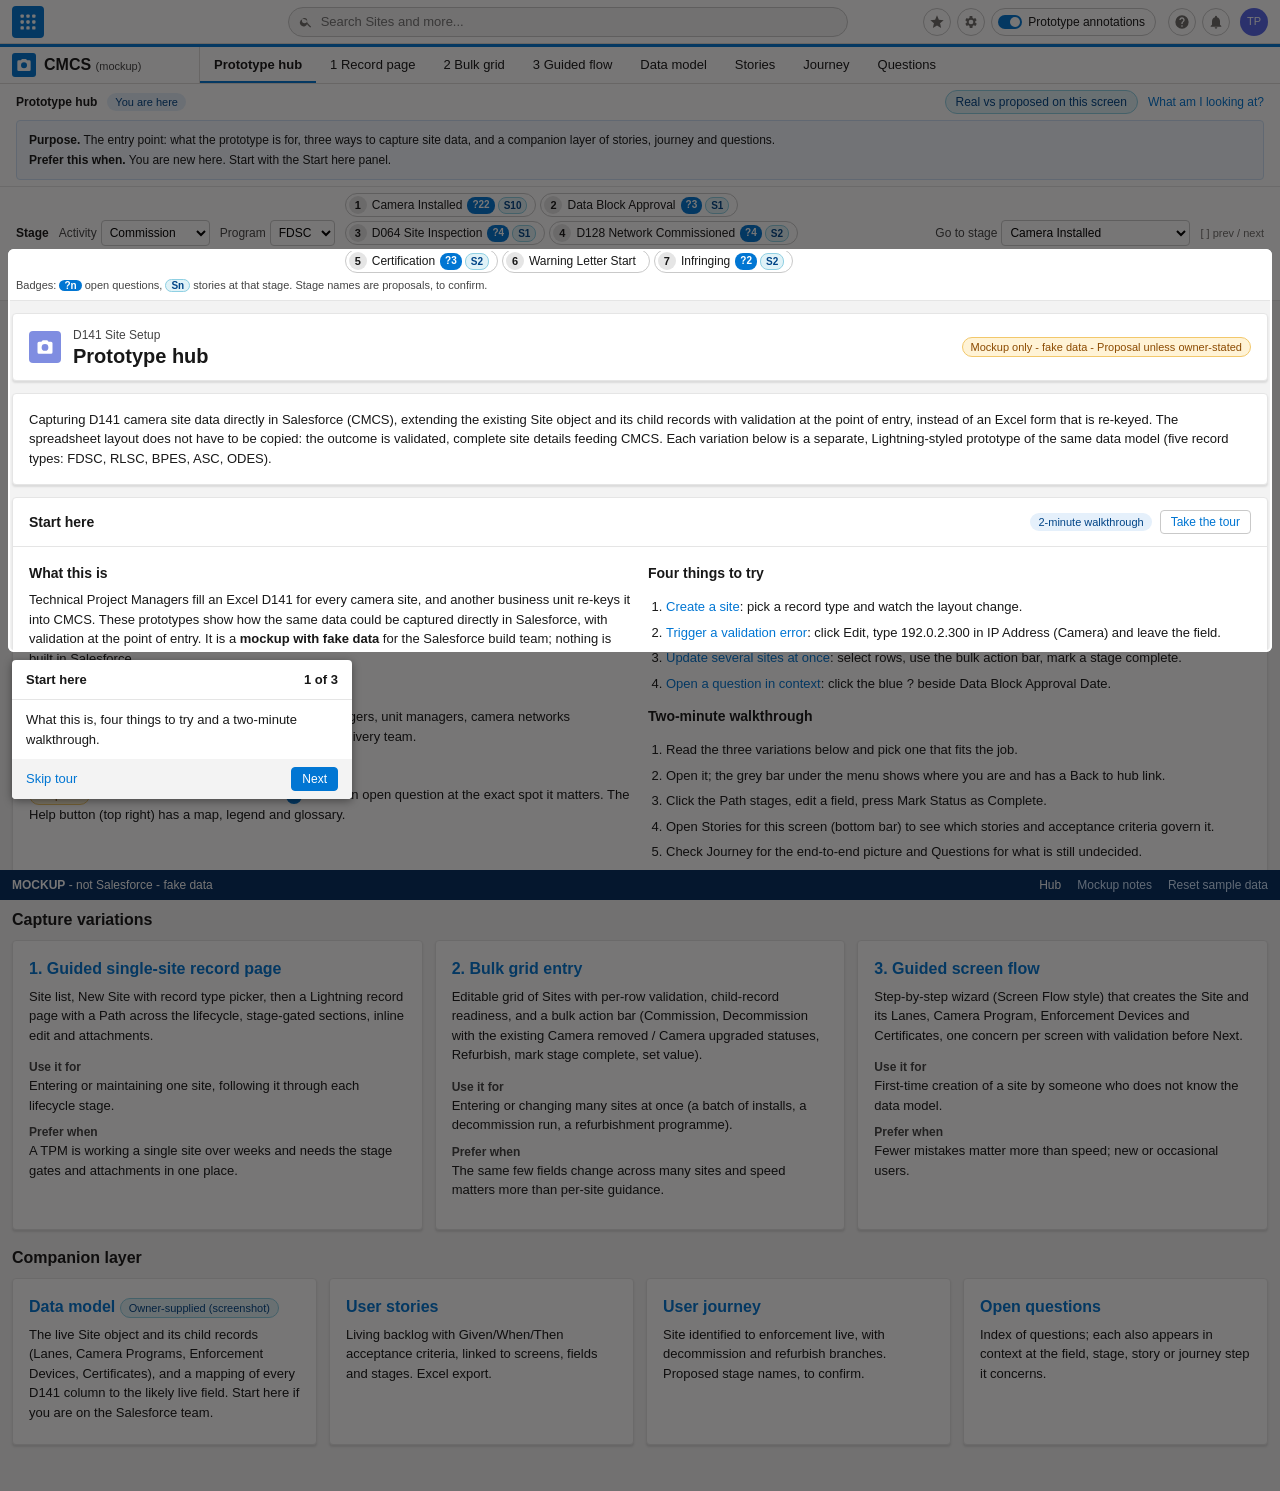
<file: index.html>
<!doctype html>
<html lang="en-AU"><head><meta charset="utf-8"><meta name="viewport" content="width=device-width,initial-scale=1">
<title>D141 Site Setup - Prototype Hub</title>
<link rel="stylesheet" href="shared/sf.css">
</head><body>
<div id="top"></div>
<main class="page">
  <div class="pagehead"><span class="objicon" id="hubicon"></span><div style="flex:1"><div class="sub">D141 Site Setup</div><h1>Prototype hub</h1></div><span class="badge badge--proposal">Mockup only - fake data - Proposal unless owner-stated</span></div>
  <div class="card"><div class="card__body">
    <p>Capturing D141 camera site data directly in Salesforce (CMCS), extending the existing Site object and its child records with validation at the point of entry, instead of an Excel form that is re-keyed. The spreadsheet layout does not have to be copied: the outcome is validated, complete site details feeding CMCS. Each variation below is a separate, Lightning-styled prototype of the same data model (five record types: FDSC, RLSC, BPES, ASC, ODES).</p>
  </div></div>
  <div class="card" id="starthere"><div class="card__head"><h2>Start here</h2><span class="badge badge--cur">2-minute walkthrough</span><button class="btn btn--sm" id="tourBtn">Take the tour</button></div><div class="card__body start">
    <div><h3 style="font-size:14px;margin-bottom:6px">What this is</h3><p>Technical Project Managers fill an Excel D141 for every camera site, and another business unit re-keys it into CMCS. These prototypes show how the same data could be captured directly in Salesforce, with validation at the point of entry. It is a <strong>mockup with fake data</strong> for the Salesforce build team; nothing is built in Salesforce.</p>
      <h3 style="font-size:14px;margin:12px 0 6px">Who it is for</h3><p>The program owner (to decide), Technical Project Managers, unit managers, camera networks engineers, CMCS data stewards, and the Salesforce delivery team.</p>
      <h3 style="font-size:14px;margin:12px 0 6px">How to read it</h3><p><span class="badge badge--proposal">Proposal</span> means the owner did not state it. <span class="qb" style="margin:0">?</span> marks an open question at the exact spot it matters. The Help button (top right) has a map, legend and glossary.</p></div>
    <div><h3 style="font-size:14px;margin-bottom:6px">Four things to try</h3><ol>
      <li><a href="v1-record-page/index.html#/sites?new=1">Create a site</a>: pick a record type and watch the layout change.</li>
      <li><a href="v1-record-page/index.html#/site/s1?stage=d128&field=ipCam">Trigger a validation error</a>: click Edit, type 192.0.2.300 in IP Address (Camera) and leave the field.</li>
      <li><a href="v2-bulk-grid/index.html?stage=d128">Update several sites at once</a>: select rows, use the bulk action bar, mark a stage complete.</li>
      <li><a href="v1-record-page/index.html#/site/s1?stage=dba&field=dDBA&q=Q-003">Open a question in context</a>: click the blue ? beside Data Block Approval Date.</li></ol>
      <h3 style="font-size:14px;margin:12px 0 6px">Two-minute walkthrough</h3><ol>
      <li>Read the three variations below and pick one that fits the job.</li>
      <li>Open it; the grey bar under the menu shows where you are and has a Back to hub link.</li>
      <li>Click the Path stages, edit a field, press Mark Status as Complete.</li>
      <li>Open Stories for this screen (bottom bar) to see which stories and acceptance criteria govern it.</li>
      <li>Check Journey for the end-to-end picture and Questions for what is still undecided.</li></ol></div></div></div>
  <h2 style="margin:16px 0 8px;font-size:16px" id="variations">Capture variations</h2>
  <div class="tiles" id="vtiles">
    <a class="tile" href="v1-record-page/index.html"><h3>1. Guided single-site record page</h3>
      <p>Site list, New Site with record type picker, then a Lightning record page with a Path across the lifecycle, stage-gated sections, inline edit and attachments.</p>
      <dl><dt>Use it for</dt><dd>Entering or maintaining one site, following it through each lifecycle stage.</dd><dt>Prefer when</dt><dd>A TPM is working a single site over weeks and needs the stage gates and attachments in one place.</dd></dl></a>
    <a class="tile" href="v2-bulk-grid/index.html"><h3>2. Bulk grid entry</h3>
      <p>Editable grid of Sites with per-row validation, child-record readiness, and a bulk action bar (Commission, Decommission with the existing Camera removed / Camera upgraded statuses, Refurbish, mark stage complete, set value).</p>
      <dl><dt>Use it for</dt><dd>Entering or changing many sites at once (a batch of installs, a decommission run, a refurbishment programme).</dd><dt>Prefer when</dt><dd>The same few fields change across many sites and speed matters more than per-site guidance.</dd></dl></a>
    <a class="tile" href="v3-guided-flow/index.html"><h3>3. Guided screen flow</h3>
      <p>Step-by-step wizard (Screen Flow style) that creates the Site and its Lanes, Camera Program, Enforcement Devices and Certificates, one concern per screen with validation before Next.</p>
      <dl><dt>Use it for</dt><dd>First-time creation of a site by someone who does not know the data model.</dd><dt>Prefer when</dt><dd>Fewer mistakes matter more than speed; new or occasional users.</dd></dl></a>
  </div>
  <h2 style="margin:16px 0 8px;font-size:16px">Companion layer</h2>
  <div class="tiles">
    <a class="tile" href="model/index.html"><h3>Data model <span class="badge badge--screen">Owner-supplied (screenshot)</span></h3><p>The live Site object and its child records (Lanes, Camera Programs, Enforcement Devices, Certificates), and a mapping of every D141 column to the likely live field. Start here if you are on the Salesforce team.</p></a>
    <a class="tile" href="backlog/index.html"><h3>User stories</h3><p>Living backlog with Given/When/Then acceptance criteria, linked to screens, fields and stages. Excel export.</p></a>
    <a class="tile" href="journey/index.html"><h3>User journey</h3><p>Site identified to enforcement live, with decommission and refurbish branches. Proposed stage names, to confirm.</p></a>
    <a class="tile" href="questions/index.html"><h3>Open questions</h3><p>Index of questions; each also appears in context at the field, stage, story or journey step it concerns.</p></a>
  </div>
</main>
<script src="shared/data.js"></script><script src="shared/core.js"></script><script src="shared/backlog.js"></script><script src="shared/stagenav.js"></script>
<script>
document.getElementById('top').innerHTML = Core.chrome({active:'hub',tabs:[{id:'hub',label:'Prototype hub',href:'index.html'},{id:'v1',label:'1 Record page',href:'v1-record-page/index.html'},{id:'v2',label:'2 Bulk grid',href:'v2-bulk-grid/index.html'},{id:'v3',label:'3 Guided flow',href:'v3-guided-flow/index.html'},{id:'model',label:'Data model',href:'model/index.html'},{id:'st',label:'Stories',href:'backlog/index.html'},{id:'jr',label:'Journey',href:'journey/index.html'},{id:'q',label:'Questions',href:'questions/index.html'}]});
document.getElementById('hubicon').innerHTML = Core.icon('camera','',18);
Core.footer({variation:'Hub',id:'hub',hub:'index.html',note:'Hub of prototype variations. All are proposals.',tourAuto:true,
  here:{crumbs:[['Prototype hub']],what:'The entry point: what the prototype is for, three ways to capture site data, and a companion layer of stories, journey and questions.',prefer:'You are new here. Start with the Start here panel.'},
  tour:[{sel:'#starthere',title:'Start here',text:'What this is, four things to try and a two-minute walkthrough.'},{sel:'#vtiles',title:'Three variations',text:'Each tile says what it is for and when to prefer it. Open one.'},{sel:'#helpBtn',title:'Help any time',text:'The Help button on every page opens a map, a legend for the badges and a glossary.'}]});
document.getElementById('tourBtn').onclick=()=>Core.startTour(true);
</script>
</body></html>
</file>
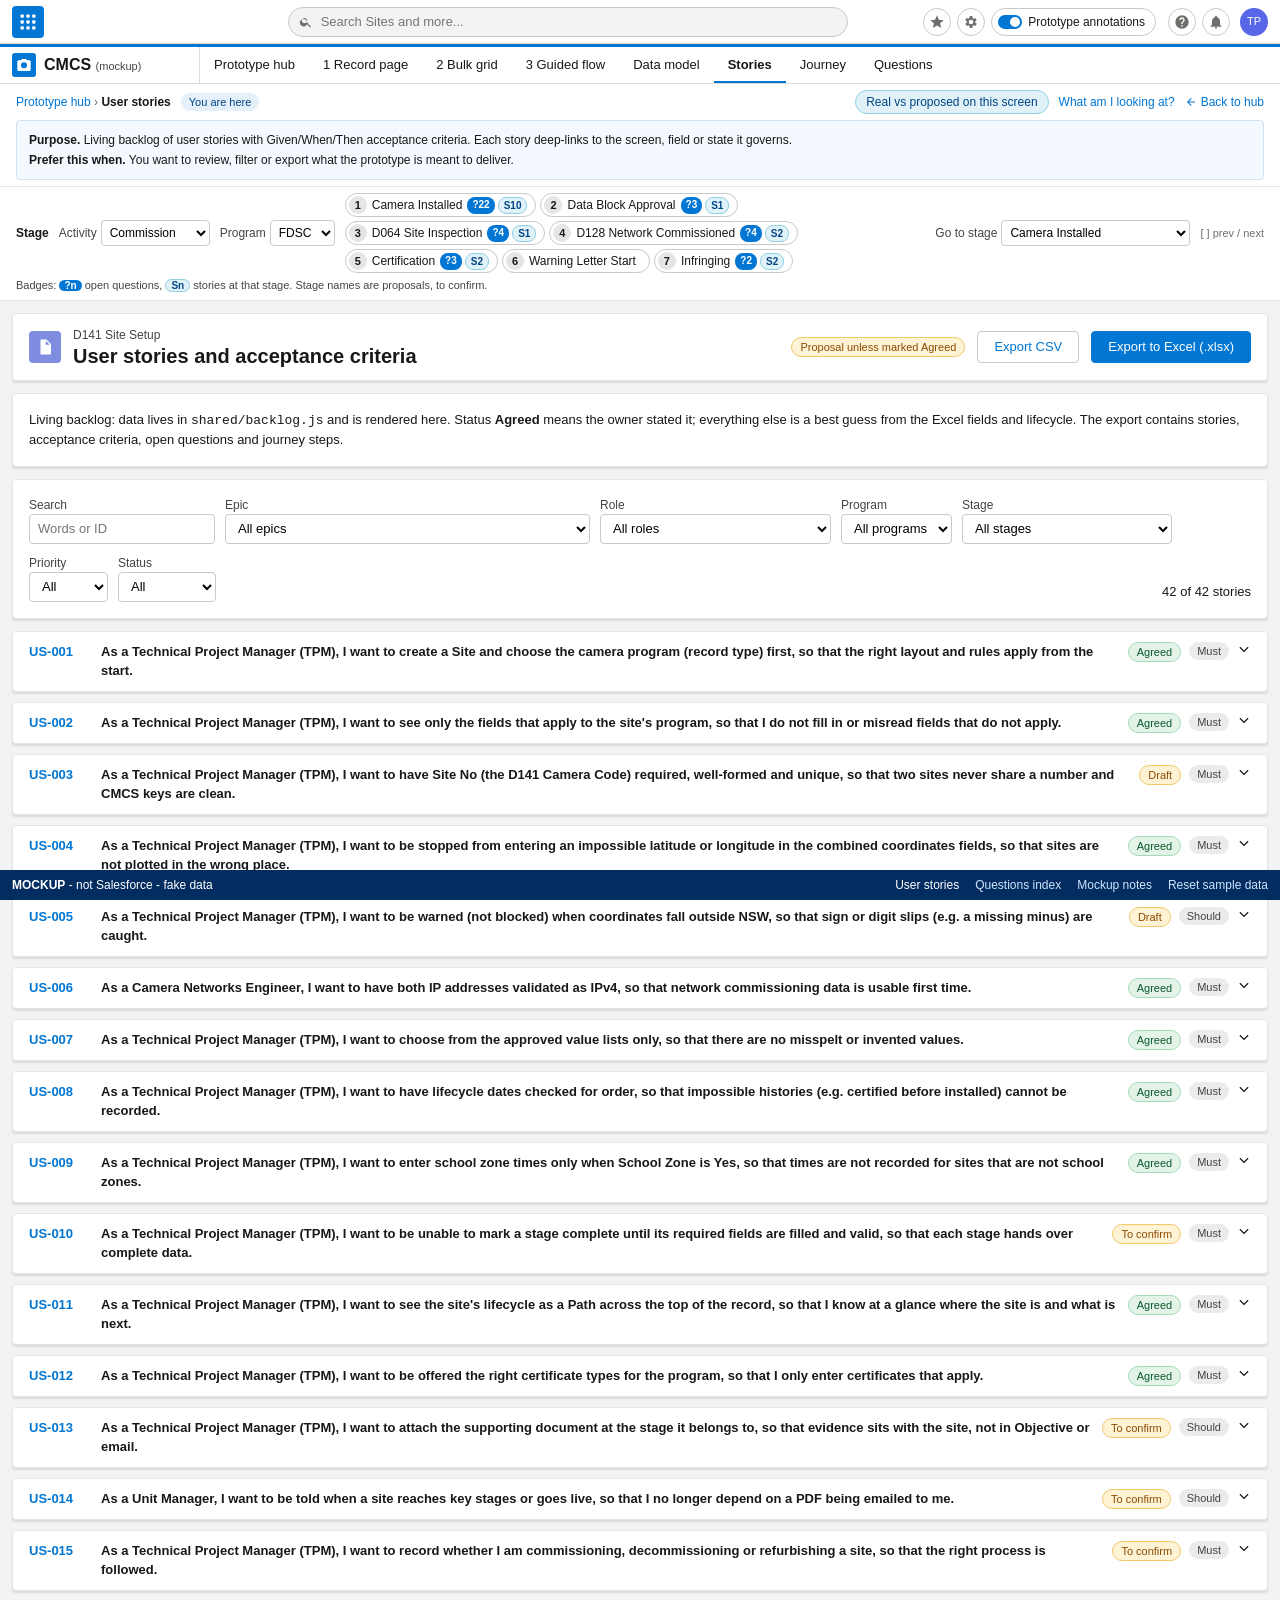
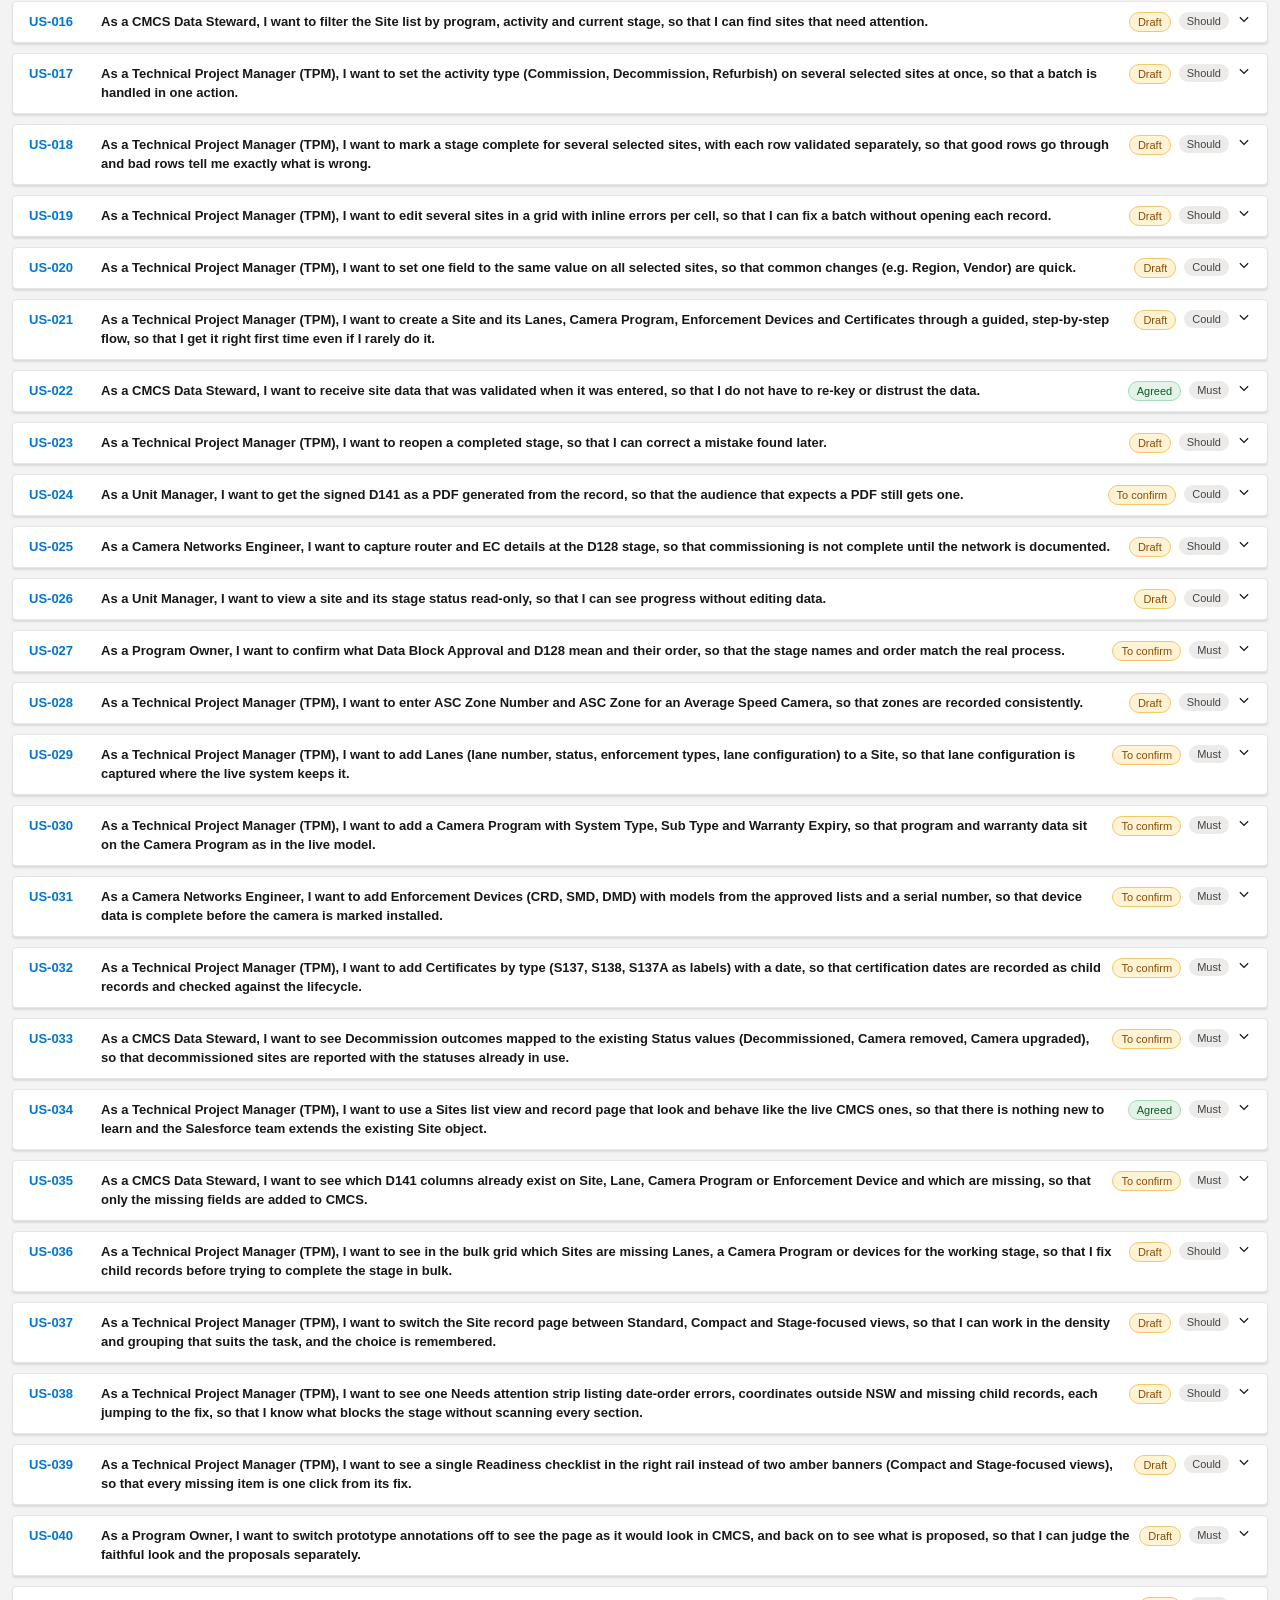
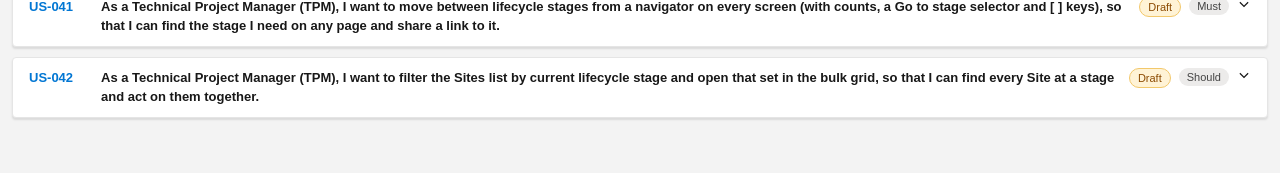
<file: backlog/index.html>
<!doctype html>
<html lang="en-AU"><head><meta charset="utf-8"><meta name="viewport" content="width=device-width,initial-scale=1">
<title>User stories - D141 Site Setup</title>
<link rel="stylesheet" href="../shared/sf.css"><link rel="stylesheet" href="backlog.css">
</head><body>
<div id="top"></div>
<main class="page" id="main">
  <div class="pagehead"><span class="objicon" id="oi"></span><div style="flex:1"><div class="sub">D141 Site Setup</div><h1>User stories and acceptance criteria</h1></div><span class="badge badge--proposal">Proposal unless marked Agreed</span><button class="btn" id="csv">Export CSV</button><button class="btn btn--brand" id="xlsx">Export to Excel (.xlsx)</button></div>
  <div class="card"><div class="card__body"><span class="sel-note">Living backlog: data lives in <code>shared/backlog.js</code> and is rendered here. Status <strong>Agreed</strong> means the owner stated it; everything else is a best guess from the Excel fields and lifecycle. The export contains stories, acceptance criteria, open questions and journey steps.</span></div></div>
  <div class="card"><div class="card__body filters" id="filters"></div></div>
  <div id="list"></div>
</main>
<script src="../shared/data.js"></script><script src="../shared/core.js"></script><script src="../shared/backlog.js"></script><script src="../shared/stagenav.js"></script><script src="../shared/companion.js"></script><script src="../shared/model.js"></script><script src="../shared/xlsx.js"></script><script src="../shared/pages.js"></script>
<script src="app.js"></script>
</body></html>
</file>
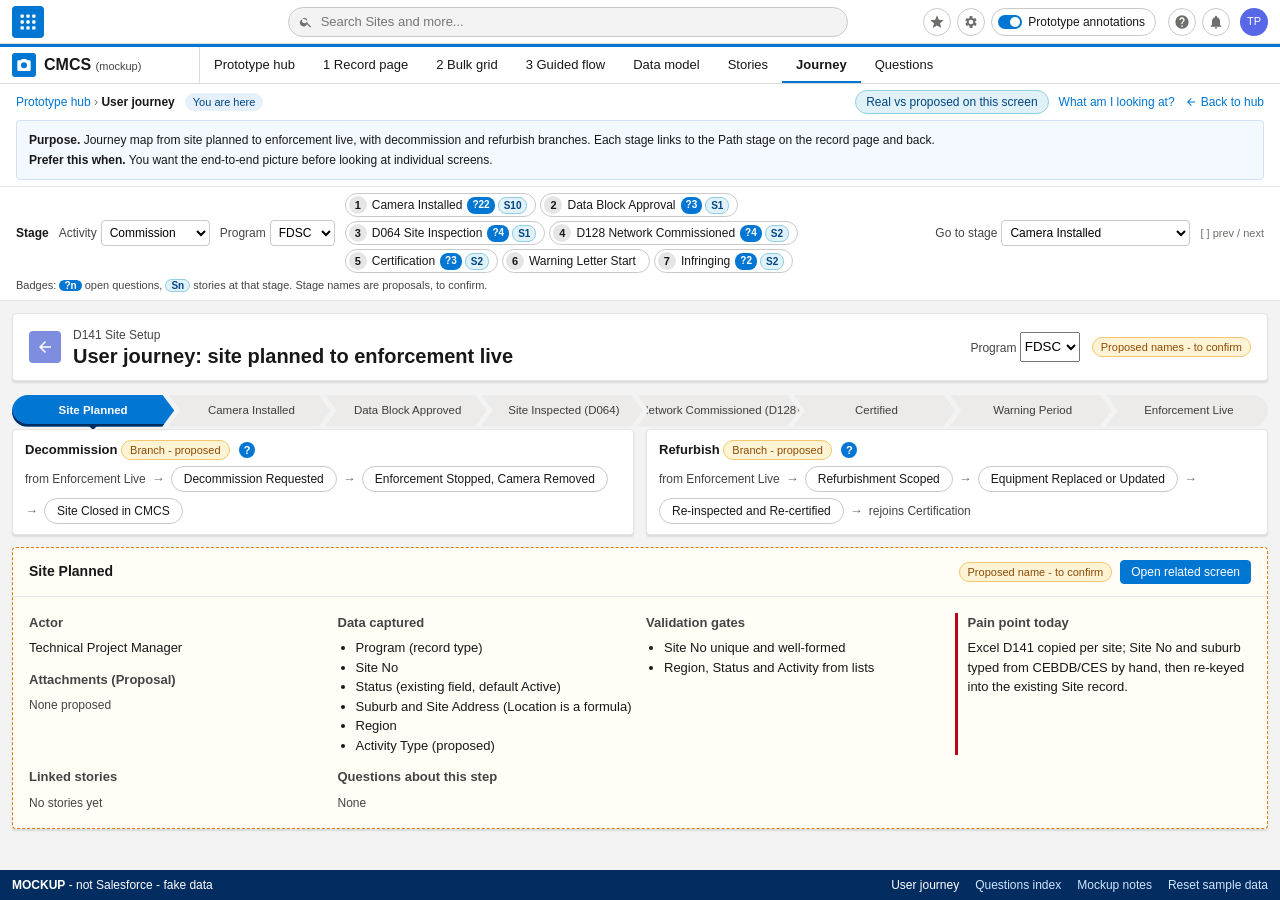
<file: journey/index.html>
<!doctype html>
<html lang="en-AU"><head><meta charset="utf-8"><meta name="viewport" content="width=device-width,initial-scale=1">
<title>User journey - D141 Site Setup</title>
<link rel="stylesheet" href="../shared/sf.css"><link rel="stylesheet" href="../v1-record-page/v1.css"><link rel="stylesheet" href="journey.css">
</head><body>
<div id="top"></div>
<main class="page" id="main">
  <div class="pagehead"><span class="objicon" id="oi"></span><div style="flex:1"><div class="sub">D141 Site Setup</div><h1>User journey: site planned to enforcement live</h1></div><label class="sel-note" style="color:#444">Program <select id="jrt" style="height:30px"></select></label><span class="badge badge--proposal">Proposed names - to confirm</span></div>
  <div class="pathrow"><div class="path"><ul class="path__nav" id="jpath"></ul></div></div>
  <div class="branches" id="branches"></div>
  <div id="detail"></div>
</main>
<script src="../shared/data.js"></script><script src="../shared/core.js"></script><script src="../shared/backlog.js"></script><script src="../shared/stagenav.js"></script><script src="../shared/companion.js"></script><script src="../shared/pages.js"></script>
<script src="app.js"></script>
</body></html>
</file>
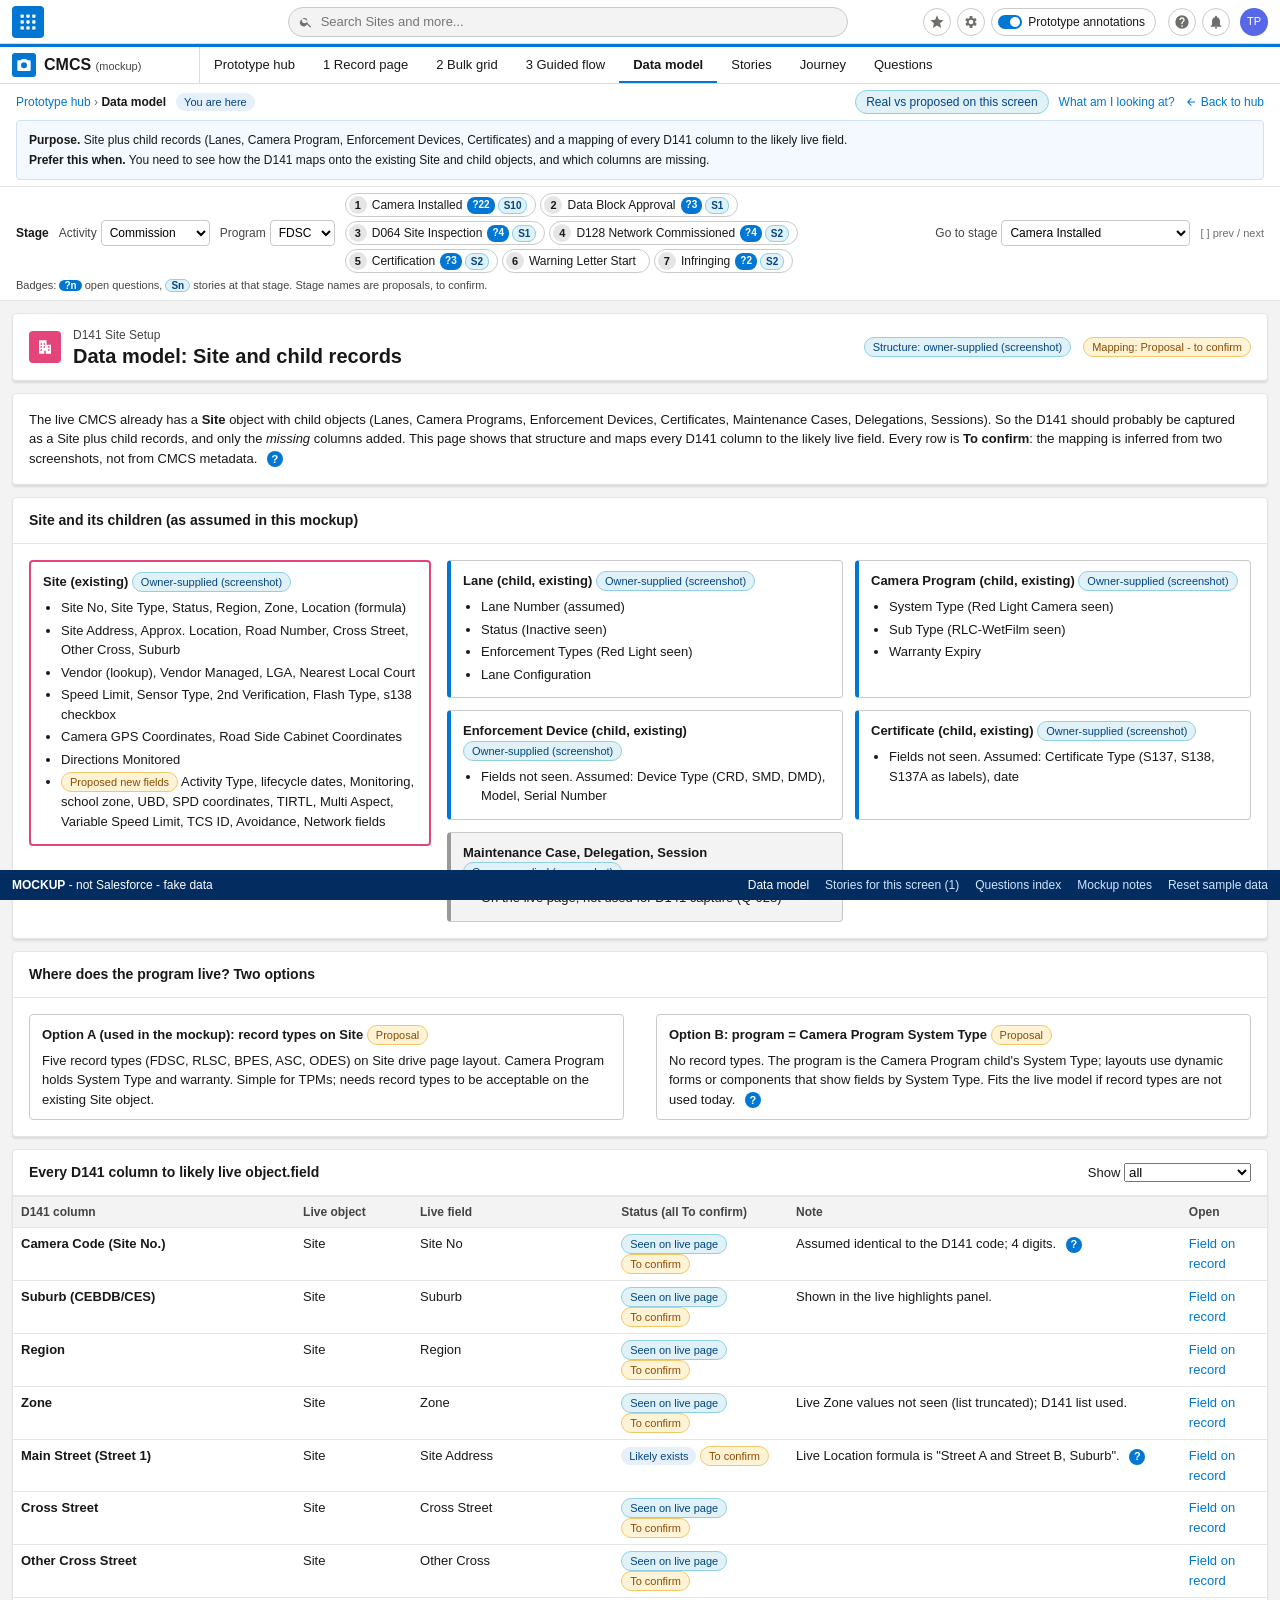
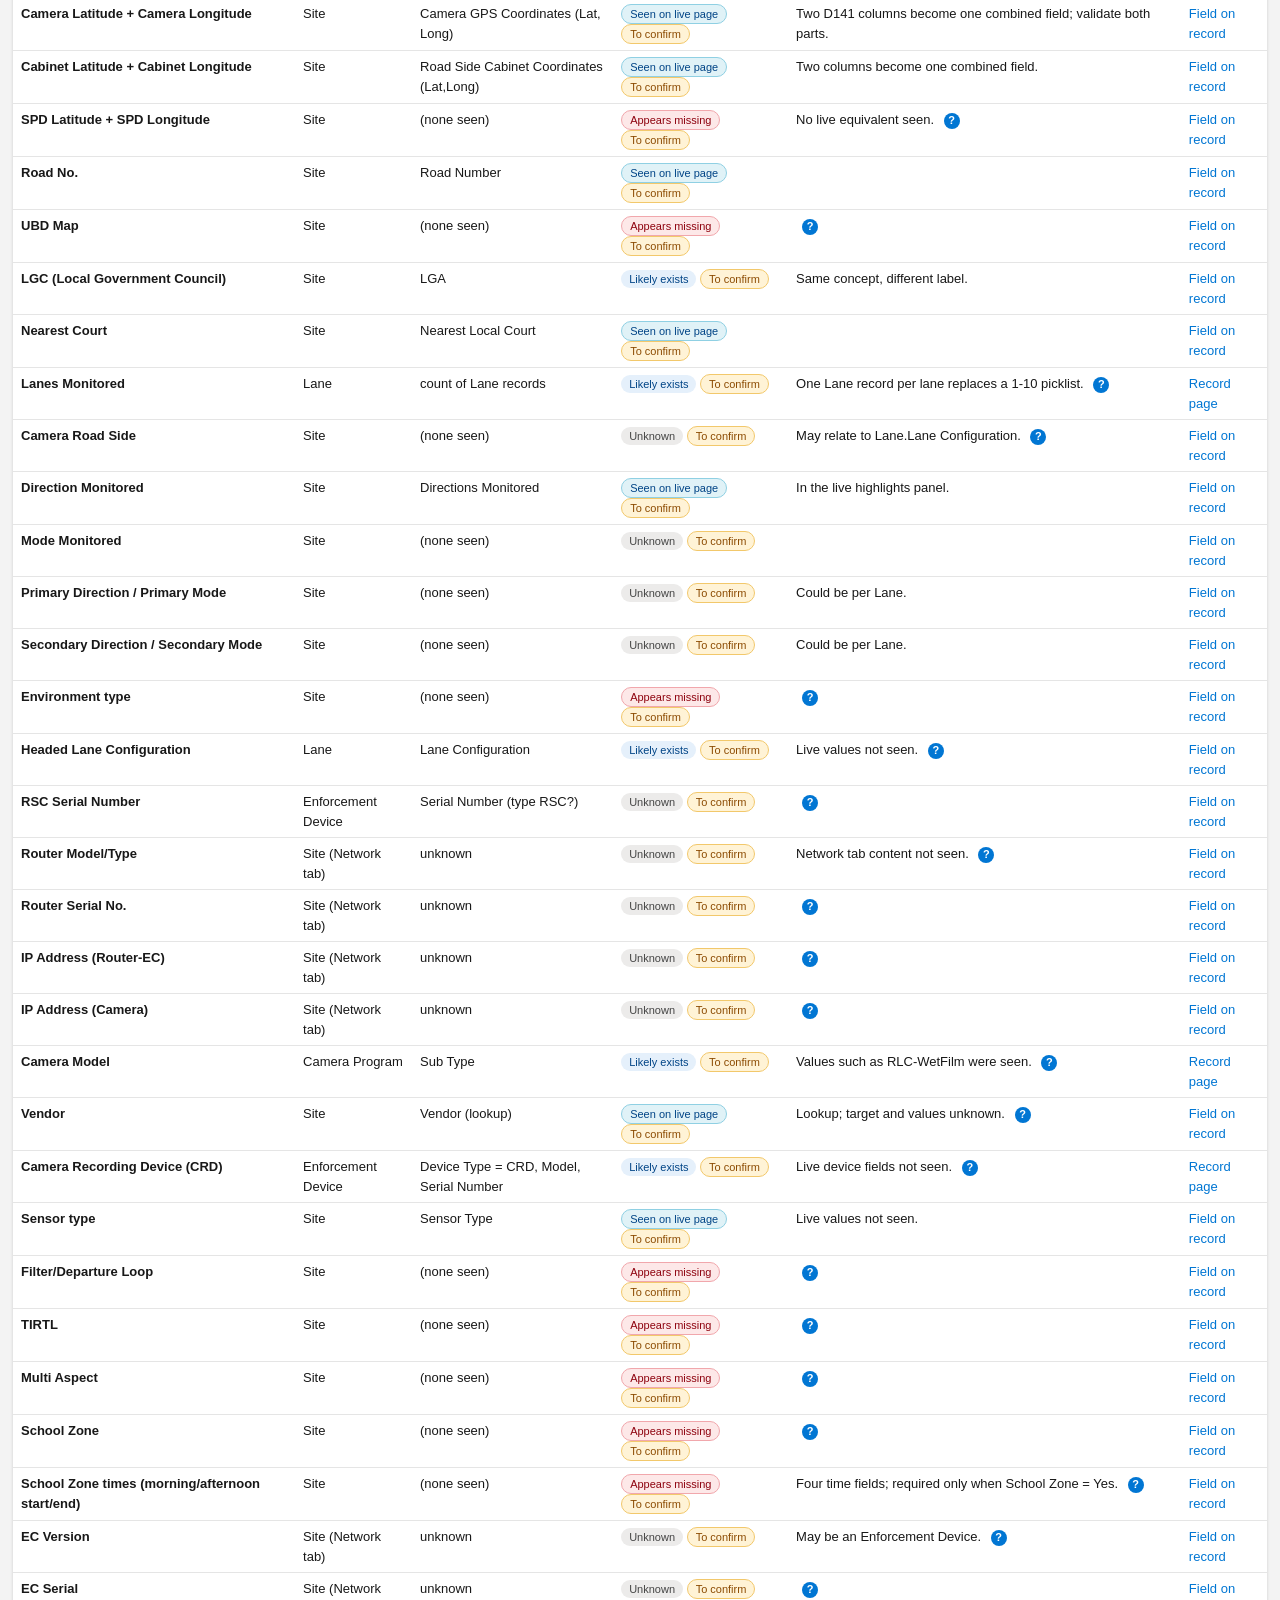
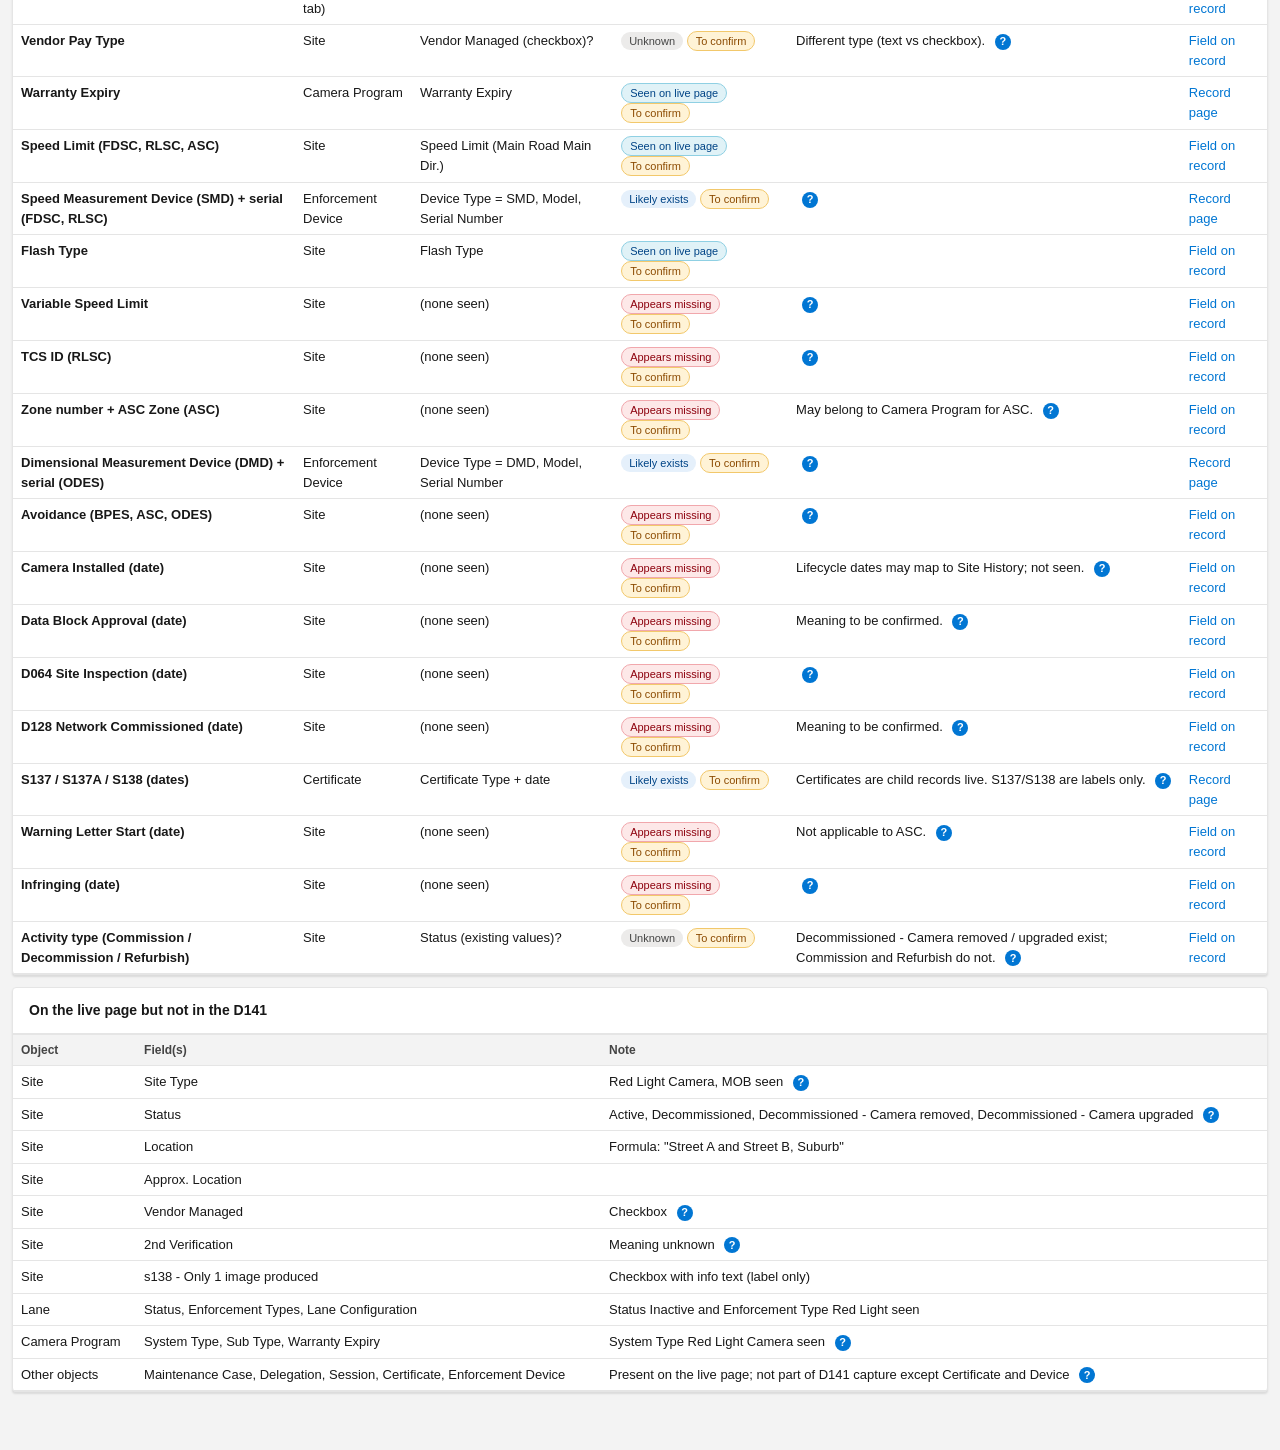
<file: model/index.html>
<!doctype html>
<html lang="en-AU"><head><meta charset="utf-8"><meta name="viewport" content="width=device-width,initial-scale=1">
<title>Data model - D141 Site Setup</title>
<link rel="stylesheet" href="../shared/sf.css"><link rel="stylesheet" href="model.css">
</head><body>
<div id="top"></div>
<main class="page" id="main">
  <div class="pagehead"><span class="objicon objicon--site" id="oi"></span><div style="flex:1"><div class="sub">D141 Site Setup</div><h1>Data model: Site and child records</h1></div><span class="badge badge--screen">Structure: owner-supplied (screenshot)</span><span class="badge badge--proposal">Mapping: Proposal - to confirm</span></div>
  <div class="card"><div class="card__body"><p>The live CMCS already has a <strong>Site</strong> object with child objects (Lanes, Camera Programs, Enforcement Devices, Certificates, Maintenance Cases, Delegations, Sessions). So the D141 should probably be captured as a Site plus child records, and only the <em>missing</em> columns added. This page shows that structure and maps every D141 column to the likely live field. Every row is <strong>To confirm</strong>: the mapping is inferred from two screenshots, not from CMCS metadata. <span id="qs"></span></p></div></div>
  <div class="card"><div class="card__head"><h2>Site and its children (as assumed in this mockup)</h2></div><div class="card__body"><div class="erd" id="erd"></div></div></div>
  <div class="card"><div class="card__head"><h2>Where does the program live? Two options</h2></div><div class="card__body grid2" id="opts"></div></div>
  <div class="card"><div class="card__head"><h2>Every D141 column to likely live object.field</h2><label class="sel-note">Show <select id="flt"><option value="">all</option><option value="seen">seen on live page</option><option value="likely">likely</option><option value="unknown">unknown</option><option value="missing">appears missing</option></select></label></div><table class="tbl" id="map"></table></div>
  <div class="card"><div class="card__head"><h2>On the live page but not in the D141</h2></div><table class="tbl" id="live"></table></div>
</main>
<script src="../shared/data.js"></script><script src="../shared/core.js"></script><script src="../shared/backlog.js"></script><script src="../shared/stagenav.js"></script><script src="../shared/companion.js"></script><script src="../shared/model.js"></script><script src="../shared/pages.js"></script>
<script>
(function () {
  pageShell('model', 'Data model', 'Site plus child records (Lanes, Camera Program, Enforcement Devices, Certificates) and a mapping of every D141 column to the likely live field.');
  document.getElementById('oi').innerHTML = Core.icon('building', '', 18);
  const esc = Core.esc, M = MODEL;
  document.getElementById('qs').innerHTML = Companion.qbadges({ model: 'all' });
  const box = (cls, title, tag, rows) => '<div class="ebox ' + cls + '"><h3>' + title + ' <span class="badge ' + (tag === 'Proposal' ? 'badge--proposal' : 'badge--screen') + '">' + tag + '</span></h3><ul>' + rows.map((r) => '<li>' + r + '</li>').join('') + '</ul></div>';
  const siteRows = ['Site No, Site Type, Status, Region, Zone, Location (formula)', 'Site Address, Approx. Location, Road Number, Cross Street, Other Cross, Suburb', 'Vendor (lookup), Vendor Managed, LGA, Nearest Local Court', 'Speed Limit, Sensor Type, 2nd Verification, Flash Type, s138 checkbox', 'Camera GPS Coordinates, Road Side Cabinet Coordinates', 'Directions Monitored'];
  document.getElementById('erd').innerHTML = '<div class="erd__site">' + box('site', 'Site (existing)', 'Owner-supplied (screenshot)', siteRows.concat(['<span class="badge badge--proposal">Proposed new fields</span> Activity Type, lifecycle dates, Monitoring, school zone, UBD, SPD coordinates, TIRTL, Multi Aspect, Variable Speed Limit, TCS ID, Avoidance, Network fields'])) + '</div><div class="erd__kids">' +
    box('kid', 'Lane (child, existing)', 'Owner-supplied (screenshot)', ['Lane Number (assumed)', 'Status (Inactive seen)', 'Enforcement Types (Red Light seen)', 'Lane Configuration']) +
    box('kid', 'Camera Program (child, existing)', 'Owner-supplied (screenshot)', ['System Type (Red Light Camera seen)', 'Sub Type (RLC-WetFilm seen)', 'Warranty Expiry']) +
    box('kid', 'Enforcement Device (child, existing)', 'Owner-supplied (screenshot)', ['Fields not seen. Assumed: Device Type (CRD, SMD, DMD), Model, Serial Number']) +
    box('kid', 'Certificate (child, existing)', 'Owner-supplied (screenshot)', ['Fields not seen. Assumed: Certificate Type (S137, S138, S137A as labels), date']) +
    box('kid grey', 'Maintenance Case, Delegation, Session', 'Owner-supplied (screenshot)', ['On the live page; not used for D141 capture (Q-028)']) + '</div>';
  document.getElementById('opts').innerHTML = '<div class="ebox"><h3>Option A (used in the mockup): record types on Site <span class="badge badge--proposal">Proposal</span></h3><p>Five record types (FDSC, RLSC, BPES, ASC, ODES) on Site drive page layout. Camera Program holds System Type and warranty. Simple for TPMs; needs record types to be acceptable on the existing Site object.</p></div><div class="ebox"><h3>Option B: program = Camera Program System Type <span class="badge badge--proposal">Proposal</span></h3><p>No record types. The program is the Camera Program child\'s System Type; layouts use dynamic forms or components that show fields by System Type. Fits the live model if record types are not used today. ' + Companion.qbadges({ screen: 'new' }) + '</p></div>';
  const lab = { seen: ['Seen on live page', 'badge--screen'], likely: ['Likely exists', 'badge--cur'], unknown: ['Unknown', ''], missing: ['Appears missing', 'badge--open'] };
  const flt = document.getElementById('flt');
  function map() {
    const rows = M.MAP.filter((r) => !flt.value || r.status === flt.value);
    document.getElementById('map').innerHTML = '<thead><tr><th>D141 column</th><th>Live object</th><th>Live field</th><th>Status (all To confirm)</th><th>Note</th><th>Open</th></tr></thead><tbody>' + rows.map((r, i) => '<tr><td><strong>' + esc(r.d141) + '</strong></td><td>' + esc(r.obj) + '</td><td>' + esc(r.field) + '</td><td><span class="badge ' + lab[r.status][1] + '">' + lab[r.status][0] + '</span> <span class="badge badge--proposal">To confirm</span></td><td>' + esc(r.note) + (r.q ? ' ' + Companion.badge(BL.QUESTIONS.filter((q) => q.id === r.q)[0]) : '') + '</td><td>' + (r.key ? '<a href="' + BL.href({ t: 'record', rt: 'FDSC', field: r.key }, '../') + '">Field on record</a>' : r.obj.indexOf('Site') < 0 ? '<a href="' + BL.href({ t: 'record', rt: 'FDSC', id: 's1' }, '../') + '">Record page</a>' : '') + '</td></tr>').join('') + '</tbody>';
    const c = {}; M.MAP.forEach((r) => (c[r.status] = (c[r.status] || 0) + 1));
    document.getElementById('flt').title = Object.keys(c).map((k) => lab[k][0] + ': ' + c[k]).join(', ');
  }
  flt.onchange = map; map();
  document.getElementById('live').innerHTML = '<thead><tr><th>Object</th><th>Field(s)</th><th>Note</th></tr></thead><tbody>' + M.LIVE_ONLY.map((r) => '<tr><td>' + r[0] + '</td><td>' + esc(r[1]) + '</td><td>' + esc(r[2]) + (r[3] ? ' ' + Companion.badge(BL.QUESTIONS.filter((q) => q.id === r[3])[0]) : '') + '</td></tr>').join('') + '</tbody>';
})();
</script>
</body></html>
</file>
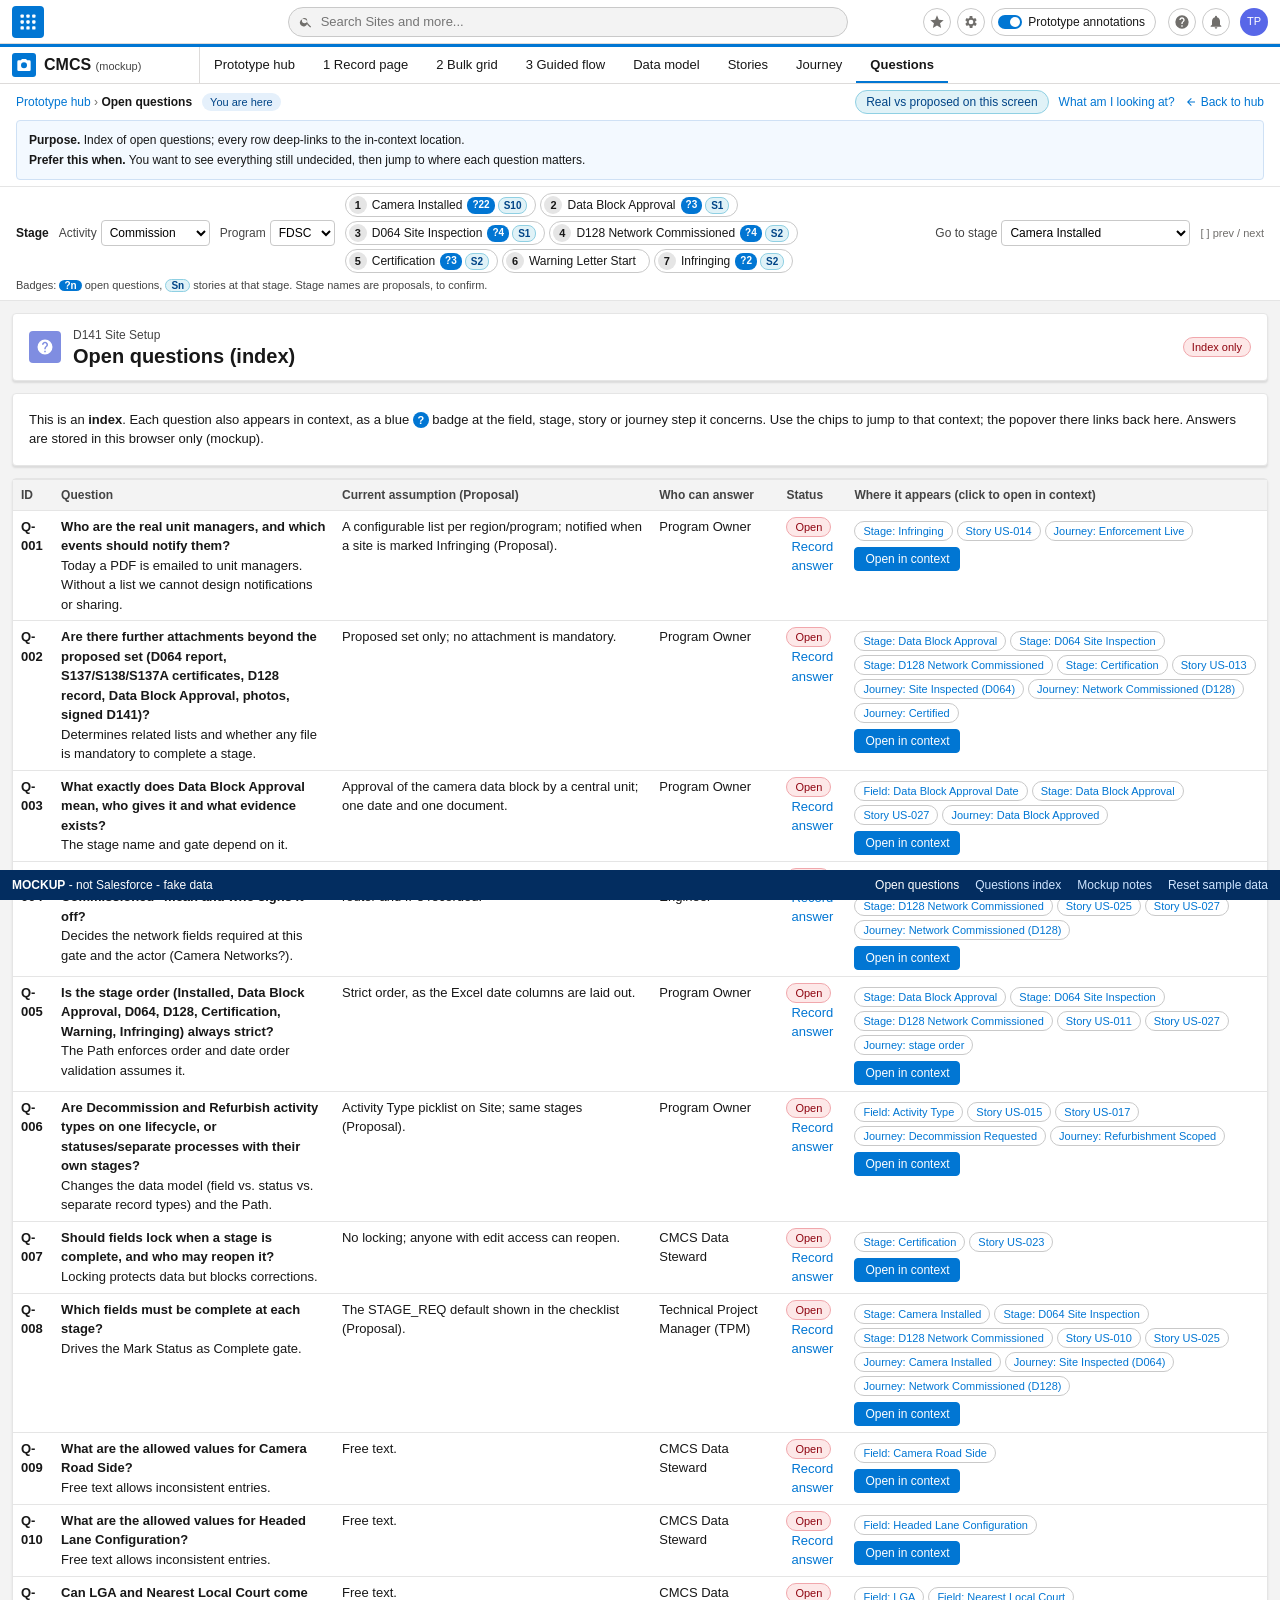
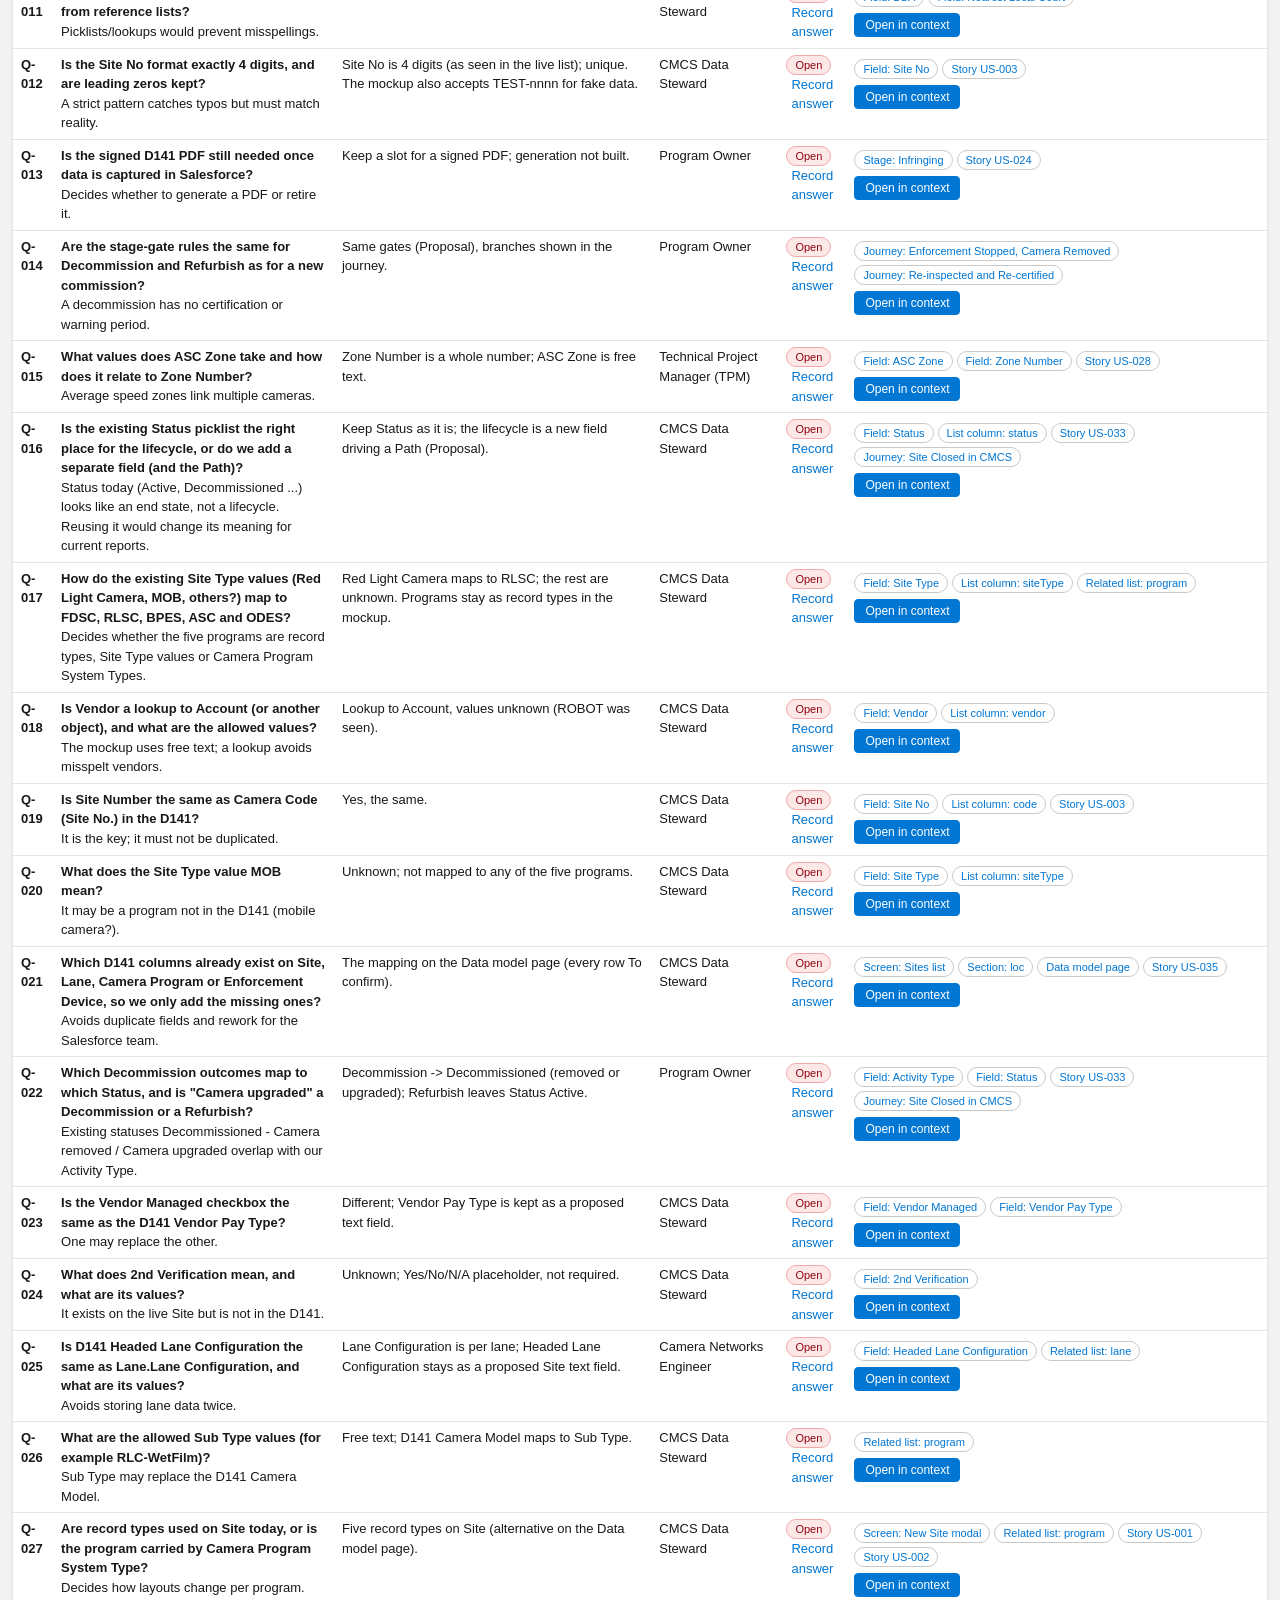
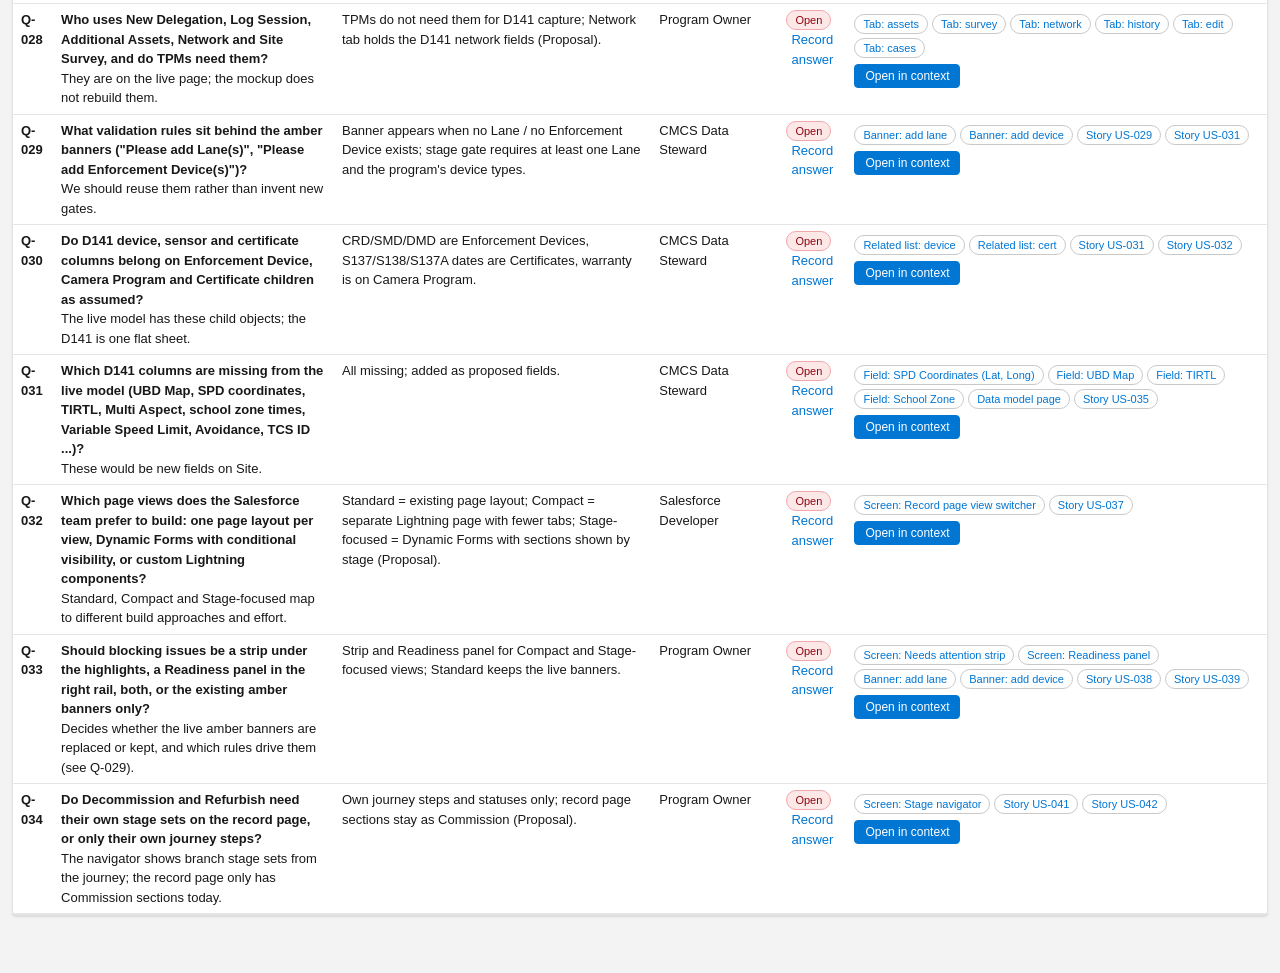
<file: questions/index.html>
<!doctype html>
<html lang="en-AU"><head><meta charset="utf-8"><meta name="viewport" content="width=device-width,initial-scale=1">
<title>Open questions - D141 Site Setup</title>
<link rel="stylesheet" href="../shared/sf.css"><link rel="stylesheet" href="../backlog/backlog.css">
</head><body>
<div id="top"></div>
<main class="page" id="main">
  <div class="pagehead"><span class="objicon" id="oi"></span><div style="flex:1"><div class="sub">D141 Site Setup</div><h1>Open questions (index)</h1></div><span class="badge badge--open">Index only</span></div>
  <div class="card"><div class="card__body"><span class="sel-note">This is an <strong>index</strong>. Each question also appears in context, as a blue <span class="qb" style="margin:0">?</span> badge at the field, stage, story or journey step it concerns. Use the chips to jump to that context; the popover there links back here. Answers are stored in this browser only (mockup).</span></div></div>
  <p class="sel-note" id="stgnote" style="margin:6px 0"></p><div class="card"><table class="tbl" id="qt"></table></div>
</main>
<script src="../shared/data.js"></script><script src="../shared/core.js"></script><script src="../shared/backlog.js"></script><script src="../shared/stagenav.js"></script><script src="../shared/companion.js"></script><script src="../shared/pages.js"></script>
<script>
(function () {
  pageShell('q', 'Open questions', 'Index of open questions; every row deep-links to the in-context location.');
  document.getElementById('oi').innerHTML = Core.icon('question', '', 18);
  const esc = Core.esc;
  function chips(q) { return '<div class="chips">' + Companion.contextChips(q, '../') + '</div>'; }
  let STG = (window.StageNav && StageNav.urlStage) || '';
  if (window.StageNav) StageNav.page((sid, nav) => { STG = nav.branch === 'commission' ? sid : ''; render(); return true; });
  function render() {
    const ans = BL.answers(); const tgt = location.hash.replace('#', '');
    document.getElementById('qt').innerHTML = '<thead><tr><th>ID</th><th>Question</th><th>Current assumption (Proposal)</th><th>Who can answer</th><th>Status</th><th>Where it appears (click to open in context)</th></tr></thead><tbody>' +
      BL.QUESTIONS.filter((q) => !STG || (q.at.stage || []).indexOf(STG) >= 0 || (q.primary && q.primary.stage === STG)).map((q) => { const a = ans[q.id]; return '<tr id="' + q.id + '"' + (tgt === q.id ? ' style="outline:2px solid #0176d3"' : '') + '><td><strong>' + q.id + '</strong></td><td><strong>' + esc(q.q) + '</strong><div class="sel-note">' + esc(q.why) + '</div></td><td>' + esc(q.assume) + '</td><td>' + esc(q.who) + '</td><td><span class="badge ' + (a && a.status === 'Answered' ? 'badge--ok' : 'badge--open') + '">' + (a && a.status === 'Answered' ? 'Answered' : 'Open') + '</span>' + (a ? '<div class="sel-note">' + esc(a.text) + '</div>' : '') + '<div><button class="link-btn" data-ans="' + q.id + '">' + (a ? 'Edit answer' : 'Record answer') + '</button></div></td><td>' + chips(q) + '<p style="margin-top:6px"><a class="btn btn--brand btn--sm" href="' + BL.href(Object.assign({}, q.primary, { q: q.id }), '../') + '">Open in context</a></p></td></tr>'; }).join('') + '</tbody>' + (STG ? '' : '');
    document.getElementById('stgnote').innerHTML = STG ? 'Showing questions for stage <strong>' + esc(BL.STAGE_NAME[STG] || STG) + '</strong>. <button class="link-btn" id="stgclr">Show all stages</button>' : '';
    const t = document.getElementById(tgt); if (t) t.scrollIntoView({ block: 'center' });
  }
  document.addEventListener('click', (e) => {
    if (e.target.id === 'stgclr') { STG = ''; if (window.StageNav) StageNav.select(null); render(); return; }
    const b = e.target.closest('[data-ans]'); if (!b) return; const q = BL.QUESTIONS.filter((x) => x.id === b.dataset.ans)[0]; const cur = BL.answers()[q.id] || {};
    Core.modal({ title: 'Answer ' + q.id, body: '<p style="margin-bottom:8px"><strong>' + esc(q.q) + '</strong></p><div class="fe fe--edit"><label class="fe__label" for="at">Status</label><select id="as"><option>Open</option><option' + (cur.status === 'Answered' ? ' selected' : '') + '>Answered</option></select></div><div class="fe fe--edit"><label class="fe__label" for="at">Answer</label><input type="text" id="at" value="' + esc(cur.text || '') + '" placeholder="Short answer"><div class="fe__help" id="aerr"></div></div><p class="sel-note">Stored in this browser only.</p>', footer: '<button class="btn" data-mclose2>Cancel</button><button class="btn btn--brand" id="aSave">Save</button>' });
    document.querySelector('[data-mclose2]').onclick = Core.closeModal;
    document.getElementById('aSave').onclick = () => { const s = document.getElementById('as').value, t = document.getElementById('at').value.trim(); if (s === 'Answered' && !t) { document.getElementById('aerr').parentNode.classList.add('has-error'); document.getElementById('aerr').textContent = 'Enter the answer.'; return; } BL.setAnswer(q.id, s, t); Core.closeModal(); render(); Core.toast(q.id + ' saved.', 'success'); };
  });
  window.addEventListener('hashchange', render); render();
})();
</script>
</body></html>
</file>
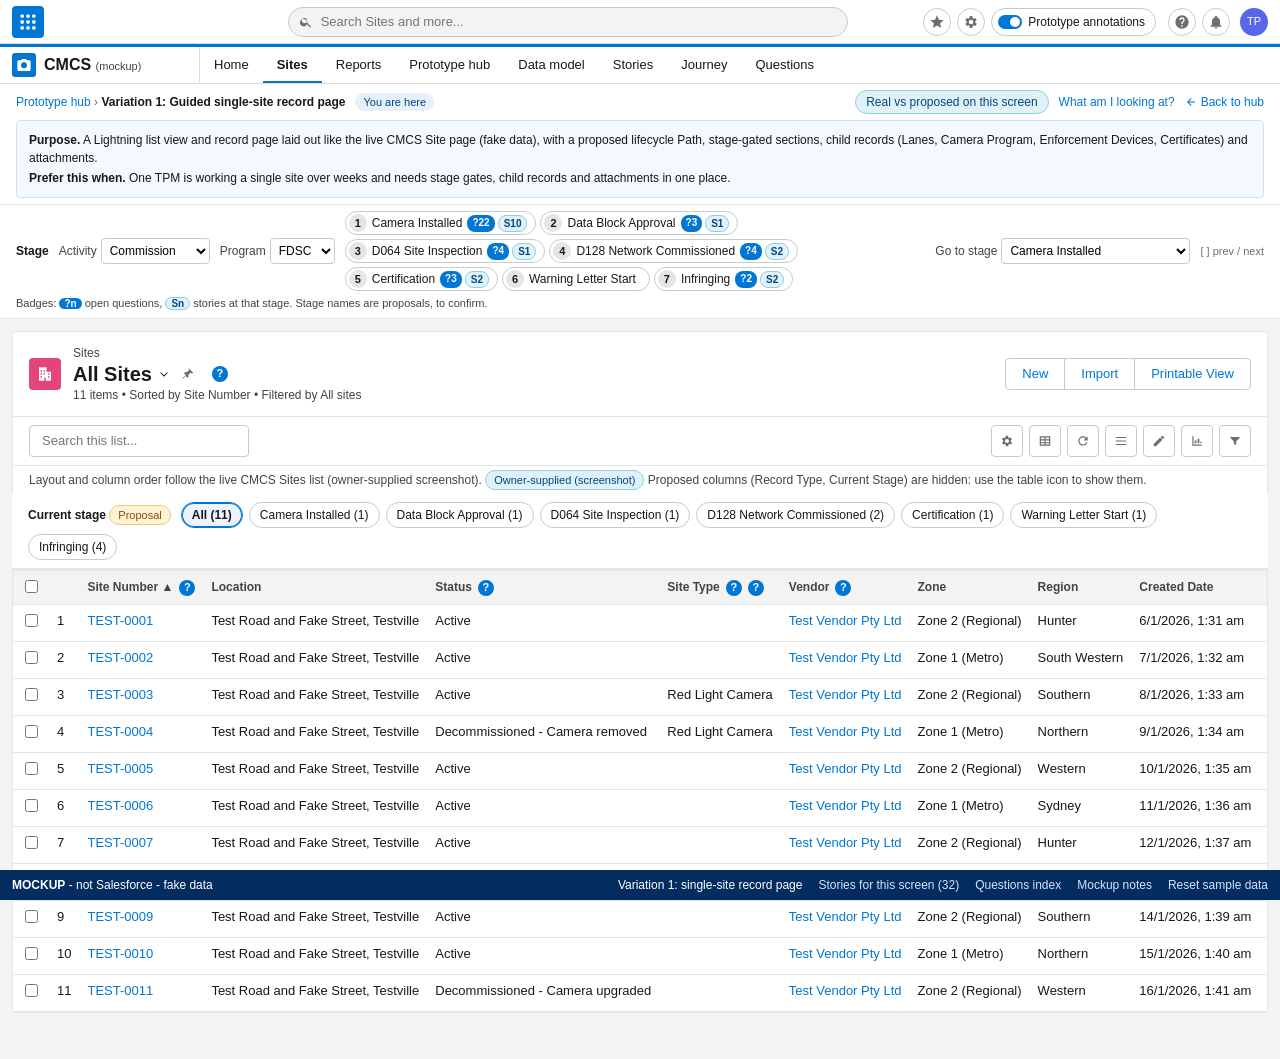
<file: v1-record-page/index.html>
<!doctype html>
<html lang="en-AU"><head><meta charset="utf-8"><meta name="viewport" content="width=device-width,initial-scale=1">
<title>1 Guided single-site record page - D141 Site Setup</title>
<link rel="stylesheet" href="../shared/sf.css"><link rel="stylesheet" href="v1.css">
</head><body>
<div id="top"></div>
<div id="app"></div>
<script src="../shared/data.js"></script><script src="../shared/core.js"></script><script src="../shared/backlog.js"></script><script src="../shared/stagenav.js"></script><script src="../shared/companion.js"></script>
<script src="app.js"></script>
</body></html>
</file>
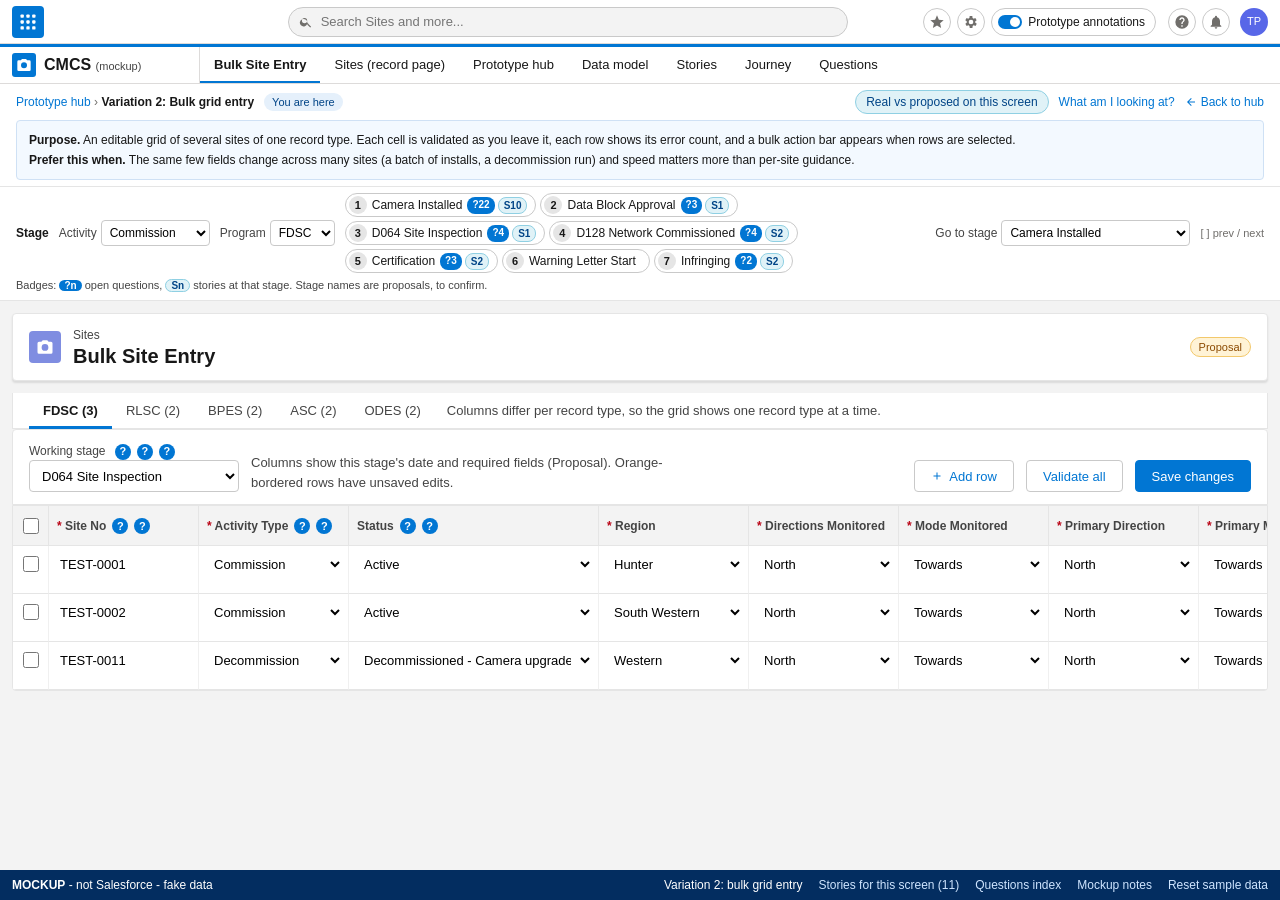
<file: v2-bulk-grid/index.html>
<!doctype html>
<html lang="en-AU"><head><meta charset="utf-8"><meta name="viewport" content="width=device-width,initial-scale=1">
<title>2 Bulk grid entry - D141 Site Setup</title>
<link rel="stylesheet" href="../shared/sf.css"><link rel="stylesheet" href="v2.css">
</head><body>
<div id="top"></div>
<div id="app"></div>
<script src="../shared/data.js"></script><script src="../shared/core.js"></script><script src="../shared/backlog.js"></script><script src="../shared/stagenav.js"></script><script src="../shared/companion.js"></script>
<script src="app.js"></script>
</body></html>
</file>
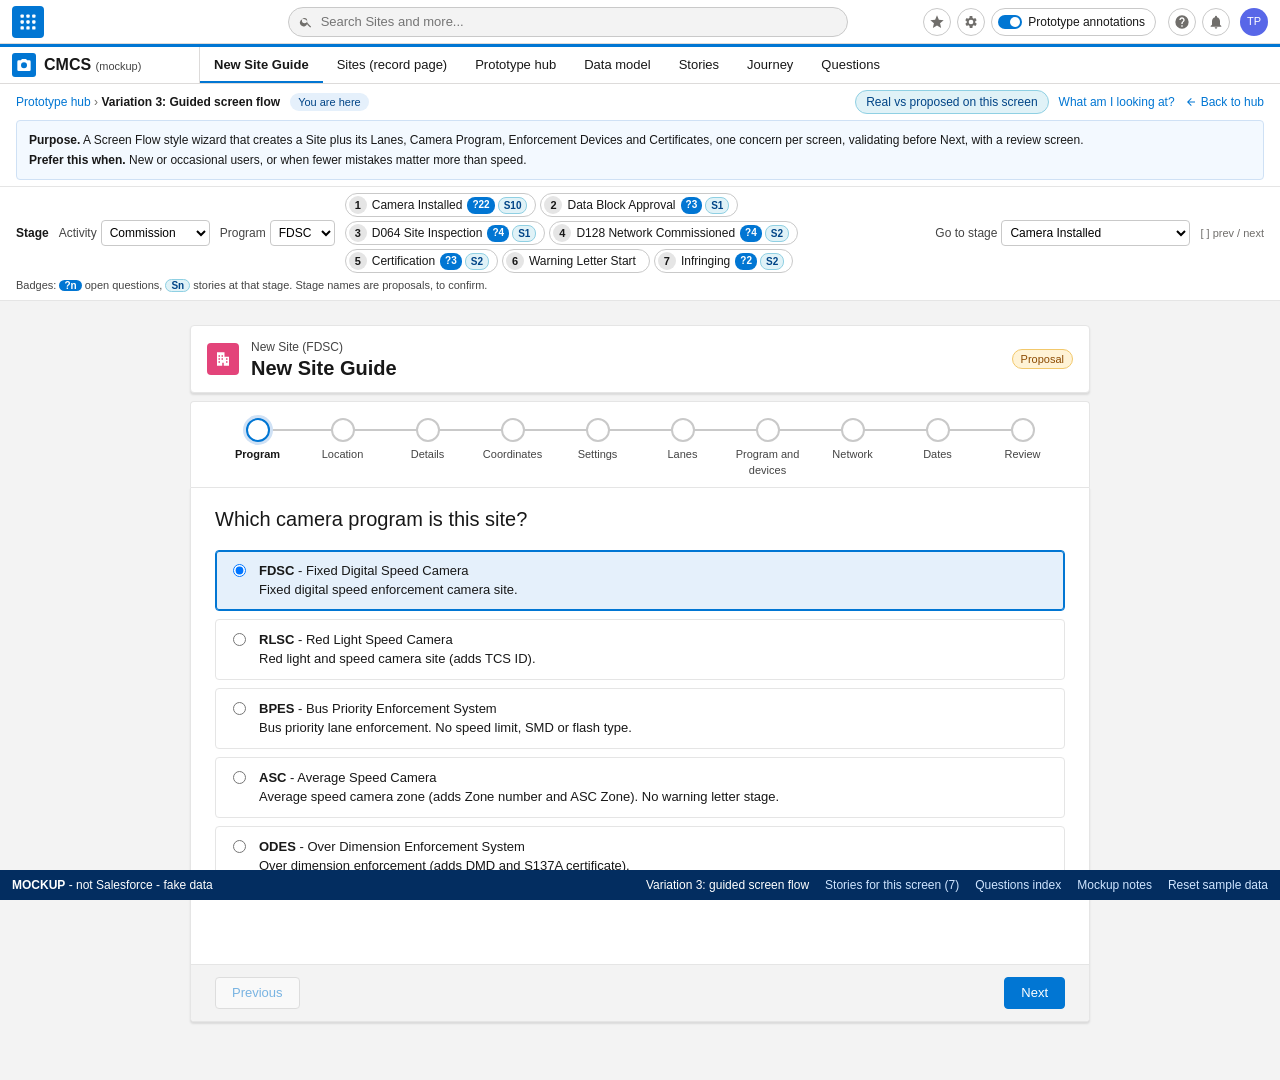
<file: v3-guided-flow/index.html>
<!doctype html>
<html lang="en-AU"><head><meta charset="utf-8"><meta name="viewport" content="width=device-width,initial-scale=1">
<title>3 Guided screen flow - D141 Site Setup</title>
<link rel="stylesheet" href="../shared/sf.css"><link rel="stylesheet" href="v3.css">
</head><body>
<div id="top"></div>
<div id="app"></div>
<script src="../shared/data.js"></script><script src="../shared/core.js"></script><script src="../shared/backlog.js"></script><script src="../shared/stagenav.js"></script><script src="../shared/companion.js"></script>
<script src="app.js"></script>
</body></html>
</file>
<file: shared/sf.css>
/* Hand-written Lightning (SLDS-like) styles. Self-contained, no external assets. */
:root{--brand:#0176d3;--brand-dark:#014486;--brand-mid:#0b5cab;--text:#181818;--weak:#444444;--border:#c9c9c9;--bg:#f3f3f3;--card:#fff;--err:#ba0517;--ok:#2e844a;--warn:#8c4b02;--warn-bg:#fff3d6;--amber:#dd7a01;--sel:#e5f0fb;--shadow:0 2px 2px rgba(0,0,0,.1);}
*{box-sizing:border-box}
html,body{margin:0}
body{font-family:"Salesforce Sans",-apple-system,"Segoe UI",Arial,"Helvetica Neue",sans-serif;font-size:13px;line-height:1.5;color:var(--text);background:var(--bg);padding-bottom:34px}
a{color:var(--brand);text-decoration:none}a:hover{text-decoration:underline}
h1,h2,h3,h4,p,ul{margin:0;padding:0}ul{list-style:none}
.ic{flex:none;vertical-align:middle}
.sr{position:absolute;width:1px;height:1px;overflow:hidden;clip:rect(0 0 0 0)}
button{font:inherit;color:inherit;cursor:pointer}
/* global header */
.gh{height:44px;background:#fff;border-bottom:1px solid #dddbda;display:flex;align-items:center;padding:0 12px;gap:12px}
.gh__left{width:200px}
.gh__launcher{width:32px;height:32px;border:0;border-radius:4px;background:var(--brand);color:#fff;display:flex;align-items:center;justify-content:center}
.gh__search{flex:1;display:flex;justify-content:center}
.search{position:relative;width:min(100%,560px)}
.search input{width:100%;height:30px;border:1px solid var(--border);border-radius:15px;background:#f3f3f3;padding:0 12px 0 32px;font:inherit}
.search__ic{position:absolute;left:11px;top:8px;color:#706e6b}
.gh__right{display:flex;align-items:center;gap:6px;width:auto;flex:none;justify-content:flex-end}
.gh__btn{width:28px;height:28px;border:1px solid var(--border);border-radius:50%;background:#fff;color:#706e6b;display:flex;align-items:center;justify-content:center}
.avatar{width:28px;height:28px;border-radius:50%;background:#5867e8;color:#fff;font-size:11px;display:flex;align-items:center;justify-content:center;margin-left:4px}
/* nav */
.nav{background:#fff;border-bottom:1px solid #dddbda;border-top:3px solid var(--brand);display:flex;align-items:stretch;height:40px;box-shadow:var(--shadow)}
.nav__app{display:flex;align-items:center;gap:8px;padding:0 12px 0 12px;border-right:1px solid #dddbda;min-width:200px}
.nav__appicon{width:24px;height:24px;border-radius:3px;background:var(--brand);color:#fff;display:flex;align-items:center;justify-content:center}
.nav__appname{font-size:16px;font-weight:700}.nav__appname small{font-size:11px;font-weight:400;color:var(--weak)}
.nav__list{display:flex;overflow-x:auto}
.nav__item a{display:flex;align-items:center;height:100%;padding:0 14px;color:var(--text);position:relative;white-space:nowrap}
.nav__item a:hover{background:#f3f3f3;text-decoration:none}
.nav__item.is-active a{font-weight:700}
.nav__item.is-active a:after{content:"";position:absolute;left:0;right:0;bottom:-1px;height:3px;background:var(--brand)}
/* mock bar */
.mockbar{position:fixed;left:0;right:0;bottom:0;height:30px;background:#032d60;color:#fff;display:flex;align-items:center;gap:16px;padding:0 12px;font-size:12px;z-index:60}
.mockbar a{color:#cfe5ff}.mockbar__sp{flex:1}
/* buttons */
.btn{height:32px;padding:0 16px;border:1px solid var(--border);border-radius:4px;background:#fff;color:var(--brand);font-weight:400;display:inline-flex;align-items:center;gap:6px;line-height:1;white-space:nowrap}
.btn:hover{background:#f3f3f3;text-decoration:none}
.btn--brand{background:var(--brand);border-color:var(--brand);color:#fff}.btn--brand:hover{background:var(--brand-dark);border-color:var(--brand-dark)}
.btn--success{background:var(--ok);border-color:var(--ok);color:#fff}.btn--success:hover{background:#1f6b38}
.btn--destr{color:var(--err)}
.btn--sm{height:24px;padding:0 10px;font-size:12px}
.btn[disabled]{opacity:.5;cursor:not-allowed}
.btn-group{display:inline-flex}.btn-group .btn{border-radius:0;margin-left:-1px}.btn-group .btn:first-child{border-radius:4px 0 0 4px;margin:0}.btn-group .btn:last-child{border-radius:0 4px 4px 0}
.link-btn{background:none;border:0;padding:0;color:var(--brand)}.link-btn:hover{text-decoration:underline}
/* badges */
.badge{display:inline-block;padding:0 8px;border-radius:12px;font-size:11px;line-height:18px;font-weight:400;background:#ecebea;color:var(--weak);white-space:nowrap}
.badge--proposal{background:var(--warn-bg);color:var(--warn);border:1px solid #f2c86b}
.badge--owner{background:#e3f3e8;color:#0b5a2b;border:1px solid #a6dbb7}
.badge--open{background:#fde8e8;color:#8e030f;border:1px solid #f1a7ac}
.badge--skel{background:#ecebea;color:#444;border:1px dashed #939393}
.badge--ok{background:#e3f3e8;color:#0b5a2b}.badge--cur{background:var(--sel);color:var(--brand-dark)}
/* cards */
.card{background:var(--card);border:1px solid #e5e5e5;border-radius:.25rem;box-shadow:var(--shadow);margin-bottom:12px}
.card__head{display:flex;align-items:center;gap:8px;padding:12px 16px;border-bottom:1px solid #e5e5e5}
.card__head h2{font-size:14px;font-weight:700;flex:1}
.card__body{padding:16px}
.page{padding:12px;max-width:1500px;margin:0 auto}
/* modal */
#modal-root .backdrop{position:fixed;inset:0;background:rgba(8,7,7,.6);z-index:90}
.modal{position:fixed;z-index:100;left:50%;top:50%;transform:translate(-50%,-50%);width:min(640px,94vw);max-height:90vh;display:flex;flex-direction:column;background:#fff;border-radius:.25rem;box-shadow:0 2px 3px rgba(0,0,0,.16)}
.modal.lg{width:min(880px,94vw)}
.modal__head{padding:20px 16px 12px;text-align:center;border-bottom:1px solid #e5e5e5;position:relative}
.modal__head h2{font-size:20px;font-weight:400}
.modal__close{position:absolute;right:8px;top:8px;width:28px;height:28px;border:0;background:none;color:#706e6b;border-radius:4px}.modal__close:hover{background:#f3f3f3}
.modal__body{padding:16px;overflow:auto}
.modal__foot{padding:12px 16px;background:#f3f3f3;border-top:1px solid #e5e5e5;display:flex;justify-content:flex-end;gap:8px;border-radius:0 0 .25rem .25rem}
/* toast */
.toast-host{position:fixed;top:56px;left:50%;transform:translateX(-50%);z-index:200;display:flex;flex-direction:column;gap:8px;width:min(560px,94vw)}
.toast{display:flex;gap:12px;align-items:flex-start;padding:12px 16px;border-radius:4px;color:#fff;box-shadow:0 2px 3px rgba(0,0,0,.3)}
.toast--success{background:var(--ok)}.toast--error{background:var(--err)}.toast--warning{background:#fe9339;color:#181818}.toast--info{background:#706e6b}
.toast__body{flex:1;font-size:14px}.toast__close{background:none;border:0;color:inherit}
/* forms */
.fe{position:relative;padding:4px 0;min-height:52px}
.fe__label{display:block;font-size:12px;color:var(--weak);line-height:1.5;padding-bottom:2px}
.fe__ctrl{display:flex;align-items:flex-start;border-bottom:1px solid #e5e5e5;min-height:24px;padding-bottom:2px}
.fe__static{flex:1;min-height:22px;word-break:break-word}
.fe__static.is-missing{color:#9b3b46;font-style:italic;font-size:12px}
.pencil{border:0;background:none;color:#706e6b;width:24px;height:24px;border-radius:4px;opacity:.0;padding:0}
.fe:hover .pencil,.pencil:focus{opacity:1}.pencil:hover{background:#f3f3f3;color:var(--brand)}
.fe--edit{border:0}
.input,.select,.fe input[type=text],.fe input[type=date],.fe input[type=time],.fe select,.fe textarea{width:100%;height:32px;border:1px solid var(--border);border-radius:4px;background:#fff;padding:0 12px;font:inherit;color:var(--text)}
.fe input:focus,.fe select:focus,.input:focus,.select:focus,.search input:focus{outline:0;border-color:var(--brand);box-shadow:0 0 3px #0176d3}
.fe input:disabled,.fe select:disabled{background:#ecebea;color:#706e6b;cursor:not-allowed}
.fe .req,.req{color:var(--err);margin-right:2px;text-decoration:none;border:0;cursor:help}
.fe--edit .fe__label{color:var(--weak)}
.fe.has-error input,.fe.has-error select,.input.has-error,.select.has-error{border-color:var(--err);box-shadow:0 0 0 1px var(--err) inset}
.fe__help{display:none;font-size:12px;margin-top:2px}
.fe.has-error .fe__help{display:block;color:var(--err)}
.fe.has-warn:not(.has-error) .fe__help{display:block;color:var(--warn)}
.fe.has-warn:not(.has-error) input{border-color:var(--amber)}
.fe.flash{animation:flash 2.4s ease-out}
@keyframes flash{0%,60%{background:#fff3b8;box-shadow:0 0 0 6px #fff3b8}100%{background:transparent;box-shadow:none}}
.grid2{display:grid;grid-template-columns:1fr 1fr;column-gap:32px}
@media(max-width:900px){.grid2{grid-template-columns:1fr}}
/* error summary */
.errsum{display:flex;gap:12px;background:#fff;border:2px solid var(--err);border-radius:4px;padding:12px 16px;margin-bottom:12px;color:var(--err)}
.errsum h3{font-size:14px;margin-bottom:4px}.errsum ul{list-style:disc;padding-left:18px}.errsum a{color:var(--err);text-decoration:underline}
/* proposal markers */
.pdot{display:inline-block;width:8px;height:8px;border-radius:50%;background:var(--amber);margin-left:5px;vertical-align:middle}
.hide-prop .pdot{display:none}
/* question badge */
.qb{display:inline-flex;align-items:center;justify-content:center;width:16px;height:16px;border-radius:50%;background:#0176d3;color:#fff;font-size:11px;font-weight:700;border:0;padding:0;margin-left:6px;cursor:pointer;vertical-align:middle;line-height:1}
.qb.is-ans{background:var(--ok)}
.qb:hover{background:var(--brand-dark)}
/* drawer */
.drawer{position:fixed;right:0;top:0;bottom:30px;width:min(440px,100vw);background:#fff;z-index:80;box-shadow:-2px 0 6px rgba(0,0,0,.25);display:flex;flex-direction:column}
.drawer>header{padding:14px 16px;border-bottom:1px solid #e5e5e5;position:relative}.drawer>header h2{font-size:16px}
.drawer__body{padding:12px 16px;overflow:auto}.drawer__body h3{margin:14px 0 6px;font-size:13px}.drawer__body ul{list-style:disc;padding-left:18px}.drawer__body li{margin-bottom:4px}
/* popover (question) */
.popover{position:absolute;z-index:120;width:340px;background:#fff;border:1px solid #c9c9c9;border-radius:4px;box-shadow:0 2px 6px rgba(0,0,0,.3);font-size:12px}
.popover header{background:#f3f3f3;padding:8px 12px;font-weight:700;border-bottom:1px solid #e5e5e5;display:flex;gap:6px;align-items:center}
.popover .pb{padding:10px 12px}.popover dt{font-weight:700;color:var(--weak);margin-top:6px}.popover dd{margin:0}
.chips{display:flex;flex-wrap:wrap;gap:4px;margin-top:4px}.chip{display:inline-block;border:1px solid #c9c9c9;border-radius:12px;padding:0 8px;background:#fff;font-size:11px;line-height:18px}
/* tables */
.tbl{width:100%;border-collapse:collapse}
.tbl th{background:#f3f3f3;font-size:12px;font-weight:700;color:var(--weak);text-align:left;padding:6px 8px;border-top:1px solid #e5e5e5;border-bottom:1px solid #e5e5e5;white-space:nowrap}
.tbl td{padding:6px 8px;border-bottom:1px solid #e5e5e5;vertical-align:top}
.tbl tbody tr:hover td{background:#f3f9ff}
/* hub tiles */
.tiles{display:grid;grid-template-columns:repeat(auto-fit,minmax(300px,1fr));gap:12px}
.tile{display:block;background:#fff;border:1px solid #e5e5e5;border-radius:.25rem;box-shadow:var(--shadow);padding:16px;color:var(--text)}
.tile:hover{border-color:var(--brand);text-decoration:none}
.tile h3{font-size:16px;color:var(--brand);margin-bottom:4px}.tile p{margin:6px 0}.tile dt{font-weight:700;font-size:12px;color:var(--weak);margin-top:8px}.tile dd{margin:0}
.pagehead{display:flex;align-items:center;gap:12px;padding:12px 16px;background:#fff;border:1px solid #e5e5e5;border-radius:.25rem;box-shadow:var(--shadow);margin-bottom:12px}
.objicon{width:32px;height:32px;border-radius:4px;display:flex;align-items:center;justify-content:center;color:#fff;background:#7f8de1;flex:none}
.pagehead .sub{font-size:12px;color:var(--weak)}.pagehead h1{font-size:20px;line-height:1.2}

.here{background:#fff;border-bottom:1px solid #e5e5e5;padding:6px 16px;font-size:12px}
.here__row{display:flex;align-items:center;gap:10px;flex-wrap:wrap}
.here__cur{font-weight:700}.here__sep{color:#706e6b}.here__back{display:inline-flex;align-items:center;gap:4px}
.here__what{margin-top:6px;padding:8px 12px;background:#f3f9ff;border:1px solid #cfe1f5;border-radius:4px}.here__what p{margin:2px 0}
.tour{position:fixed;inset:0;z-index:150}
.tour-spot{position:fixed;z-index:151;border-radius:6px;box-shadow:0 0 0 9999px rgba(8,7,7,.55);border:2px solid #fff;pointer-events:none}
.tour-pop{position:fixed;z-index:152;width:340px;background:#fff;border-radius:4px;box-shadow:0 2px 8px rgba(0,0,0,.4)}
.tour-pop__h{padding:10px 14px;font-weight:700;border-bottom:1px solid #e5e5e5}.tour-pop__b{padding:10px 14px}.tour-pop__f{display:flex;gap:8px;align-items:center;padding:8px 14px;background:#f3f3f3;border-radius:0 0 4px 4px}
.legend li{display:flex;gap:8px;align-items:center;list-style:none;margin-left:-18px}
.start{display:grid;grid-template-columns:1fr 1fr;gap:16px}@media(max-width:900px){.start{grid-template-columns:1fr}}
.start ol{padding-left:18px;list-style:decimal}.start li{margin-bottom:6px}
@media(max-width:700px){.mockbar{overflow-x:auto;white-space:nowrap;gap:12px}.gh__left,.gh__right{width:auto}.nav__app{min-width:0}.lv-meta{flex-wrap:wrap}}
.badge--screen{background:#e0f2f7;color:#014486;border:1px solid #8fd0e3}
.edot{display:inline-block;width:8px;height:8px;border-radius:2px;background:#06a59a;margin-left:5px;vertical-align:middle}
.hide-prop .edot{display:none}
.objicon--site{background:#e3447a}

/* prototype annotation layer */
.annsw{white-space:nowrap;display:inline-flex;align-items:center;gap:6px;height:28px;border:1px solid #c9c9c9;border-radius:15px;background:#fff;color:#181818;font:inherit;font-size:12px;padding:0 10px 0 6px;cursor:pointer;margin-right:6px}
.annsw__t{width:24px;height:14px;border-radius:7px;background:#706e6b;position:relative;display:inline-block}
.annsw__t:after{content:"";position:absolute;top:2px;left:2px;width:10px;height:10px;border-radius:50%;background:#fff;transition:left .15s}
.annsw.is-on .annsw__t{background:#0176d3}.annsw.is-on .annsw__t:after{left:12px}
.annsw:focus-visible,.rpchip:focus-visible{outline:2px solid #0176d3;outline-offset:2px}
.rpchip{border:1px solid #8fd0e3;background:#e0f2f7;color:#014486;border-radius:12px;font:inherit;font-size:12px;padding:2px 10px;cursor:pointer}
.rpcols{display:grid;grid-template-columns:1fr 1fr;gap:12px}.rpcols h3{margin-bottom:4px}.rpcols ul{margin:0 0 0 16px}
@media(max-width:700px){.rpcols{grid-template-columns:1fr}.annsw{font-size:0;gap:0}.annsw__t{margin:0}}
/* distinct prototype layer: dashed accent + tint (only when annotations are on) */
.ann-on .layer,.ann-on .card:has(> .card__head .badge--proposal),.ann-on .dropzone{outline:0}
.ann-on .card:has(> .card__head .badge--proposal){border-style:dashed;border-color:#dd7a01;background:#fffdf6}
.ann-off .qb,.ann-off .badge--proposal,.ann-off .badge--screen,.ann-off .badge--open,.ann-off .layer__h,.ann-off [data-ann],.ann-off .sel-note--ann,.ann-off #rpBtn,.ann-off #rpBox,.ann-off #storiesLink{display:none!important}
.ann-off .layer{border:0;background:transparent;padding:0}
/* stage navigator */
.sn{background:#fff;border-bottom:1px solid #e5e5e5;padding:6px 16px;font-size:12px}
.sn__row{display:flex;align-items:center;gap:10px;flex-wrap:wrap}.sn__t{font-size:12px}
.sn__f{display:inline-flex;align-items:center;gap:4px;color:#444}.sn__f select{height:26px;border:1px solid #c9c9c9;border-radius:4px;background:#fff;font:inherit;font-size:12px;padding:0 4px}
.sn__ol{display:flex;list-style:none;margin:0;padding:0;gap:4px;flex-wrap:wrap;flex:1}
.sn__b{display:inline-flex;align-items:center;gap:5px;border:1px solid #c9c9c9;border-radius:14px;background:#fff;font:inherit;font-size:12px;padding:2px 8px 2px 3px;cursor:pointer;color:#181818}
.sn__b:focus-visible{outline:2px solid #0176d3;outline-offset:2px}
.sn__n{display:inline-flex;align-items:center;justify-content:center;min-width:18px;height:18px;border-radius:9px;background:#e5e5e5;font-size:11px;font-weight:700}
.sn--complete .sn__n{background:#2e844a;color:#fff}.sn--current .sn__n{background:#0176d3;color:#fff}
.sn--incomplete{color:#444;border-style:dashed}
.sn__b.is-sel{border-color:#0176d3;box-shadow:inset 0 0 0 1px #0176d3;background:#eef4ff;font-weight:700}
.sn__c{display:inline-flex;gap:3px}.sn__c i,.sn__site i{font-style:normal;font-size:10px;font-weight:700;border-radius:8px;padding:0 5px;line-height:15px}
.sn__q{background:#0176d3;color:#fff}.sn__s{background:#e0f2f7;color:#014486;border:1px solid #8fd0e3}.sn__m{background:#fe9339;color:#181818}
.sn__k{color:#706e6b;font-size:11px}.sn__site{margin-top:4px;color:#444;font-size:11px}
.ann-off .sn__c,.ann-off .sn__site{display:none}
@media(max-width:700px){.sn__l{max-width:90px;overflow:hidden;text-overflow:ellipsis;white-space:nowrap}.sn__k{display:none}}
.ann-off .sfchips{display:none}
</file>
<file: backlog/backlog.css>
.filters{display:flex;flex-wrap:wrap;gap:10px;align-items:flex-end}
.filters label{display:block;font-size:12px;color:var(--weak)}
.filters select,.filters input{height:30px;border:1px solid var(--border);border-radius:4px;padding:0 8px;font:inherit;background:#fff}
.story{margin-bottom:10px}
.story.is-target{border:2px solid var(--brand)}
.story__h{display:flex;gap:8px;align-items:flex-start;padding:10px 16px;width:100%;background:none;border:0;text-align:left}
.story__id{font-weight:700;color:var(--brand);min-width:64px}
.story__t{flex:1}
.story__b{display:none;padding:0 16px 14px 88px}
.story.is-open .story__b{display:block}
.story.is-open .story__h .ic{transform:rotate(180deg)}
.ac{margin:6px 0;padding:6px 10px;border-left:3px solid var(--brand);background:#f8fbff}
.ac b{color:var(--brand-dark)}
.meta{display:flex;flex-wrap:wrap;gap:6px;margin:6px 0}
</file>
<file: v1-record-page/v1.css>
/* list view */
.lv-head{display:flex;align-items:center;gap:12px;padding:12px 16px;background:#fff;border:1px solid #e5e5e5;border-bottom:0;border-radius:.25rem .25rem 0 0}
.lv-head h1{font-size:20px;line-height:1.2;display:flex;align-items:center;gap:6px}.lv-head .sub{font-size:12px;color:var(--weak)}
.lv-head .subline{font-size:12px;color:var(--weak)}
.iconbtn{width:32px;height:32px;border:1px solid var(--border);border-radius:4px;background:#fff;color:#706e6b;display:inline-flex;align-items:center;justify-content:center;padding:0}
.iconbtn:hover{background:#f3f3f3;color:var(--brand)}.iconbtn.is-on{background:var(--sel);color:var(--brand);border-color:var(--brand)}
.iconbtn--ghost{border-color:transparent;width:24px;height:24px}
.lv-tools{display:flex;gap:6px;align-items:center;padding:8px 16px;background:#fff;border:1px solid #e5e5e5;border-bottom:0}
.lv-tools input[type=search]{height:32px;border:1px solid var(--border);border-radius:4px;padding:0 12px;font:inherit;width:220px}
.lv-tools .sp{flex:1}.lv-tools select{height:32px;border:1px solid var(--border);border-radius:4px;padding:0 8px;font:inherit}
.lv-note{font-size:12px;color:var(--weak);padding:4px 16px;background:#fff;border:1px solid #e5e5e5;border-bottom:0}
.lv-table{background:#fff;border:1px solid #e5e5e5;border-radius:0 0 .25rem .25rem;overflow:auto}
.lv-table td,.lv-table th{white-space:nowrap}
.th-sort{background:none;border:0;font-weight:700;color:var(--weak);padding:0}
.pill{display:inline-block;padding:0 8px;border-radius:12px;background:#e5f0fb;color:#014486;font-size:11px;line-height:18px}
.act-decommission{background:#fde8e8;color:#8e030f}.act-refurbish{background:#fff3d6;color:#8c4b02}
.menu{position:absolute;right:0;top:100%;z-index:40;background:#fff;border:1px solid #c9c9c9;border-radius:4px;box-shadow:0 2px 3px rgba(0,0,0,.16);min-width:130px;padding:4px 0}
.menu button{display:block;width:100%;text-align:left;background:none;border:0;padding:6px 12px}.menu button:hover{background:#f3f3f3}
.relpos{position:relative;display:inline-block}
/* record header */
.hl{background:#fff;border:1px solid #e5e5e5;border-radius:.25rem;box-shadow:var(--shadow);padding:12px 16px;margin-bottom:12px;background-image:repeating-radial-gradient(circle at 85% 120%,transparent 0 18px,rgba(1,118,211,.05) 18px 19px)}
.hl__top{display:flex;align-items:center;gap:12px;flex-wrap:wrap}
.hl__top .sub{font-size:12px;color:var(--weak)}.hl__top h1{font-size:20px;line-height:1.2}
.hl__fields{display:flex;gap:32px;margin-top:12px;flex-wrap:wrap}
.hl__fields dt{font-size:12px;color:var(--weak)}.hl__fields dd{margin:0}
.hl__act{margin-left:auto;display:flex;gap:0;flex-wrap:wrap}
.hl__act .btn{border-radius:0;margin-left:-1px}.hl__act .btn:first-child{border-radius:4px 0 0 4px;margin:0}.hl__act .btn:last-child{border-radius:0 4px 4px 0}
.crumb{font-size:12px;margin-bottom:8px}
/* proposed path layer */
.layer{border:1px dashed #dd7a01;border-radius:.25rem;background:#fffdf6;margin-bottom:12px;padding:6px 10px 10px}
.layer__h{display:flex;align-items:center;gap:8px;font-size:12px;color:var(--warn);padding:2px 2px 6px}
.pathrow{display:flex;align-items:center;gap:12px}
.path{flex:1;min-width:0}
.path__nav{display:flex;overflow-x:auto;padding:2px 0}
.path__item{flex:1 1 0;min-width:120px;margin-right:-6px;position:relative}
.path__item button{width:100%;height:32px;border:0;padding:0 14px 0 18px;display:flex;align-items:center;justify-content:center;gap:4px;font-size:11.5px;overflow:hidden;text-overflow:ellipsis;background:#ecebea;color:#3e3e3c;clip-path:polygon(0 0,calc(100% - 12px) 0,100% 50%,calc(100% - 12px) 100%,0 100%,12px 50%);white-space:nowrap}
.path__item:first-child button{clip-path:polygon(0 0,calc(100% - 12px) 0,100% 50%,calc(100% - 12px) 100%,0 100%);border-radius:16px 0 0 16px;padding-left:14px}
.path__item:last-child button{clip-path:polygon(0 0,100% 0,100% 100%,0 100%,12px 50%);border-radius:0 16px 16px 0}
.path__item:last-child{margin-right:0}
.path__item.is-complete button{background:#2e844a;color:#fff}
.path__item.is-current button{background:var(--brand);color:#fff}
.path__item.is-selected button{box-shadow:inset 0 -3px 0 #032d60;font-weight:700}
.path__item.is-incomplete button:hover{background:#dddbda}
.path__item.is-complete button:hover{background:#256c3c}.path__item.is-current button:hover{background:var(--brand-dark)}
.path__item .sel-mark{position:absolute;left:50%;bottom:-8px;width:0;height:0;border:5px solid transparent;border-top-color:#032d60;transform:translateX(-50%);display:none}
.path__item.is-selected .sel-mark{display:block}
/* layout */
.rec{display:grid;grid-template-columns:minmax(0,1fr) 340px;gap:12px;align-items:start}
@media(max-width:1000px){.rec{grid-template-columns:1fr}}
.tabs{display:flex;border-bottom:1px solid #e5e5e5;padding:0 8px;overflow-x:auto}
.tabs button{border:0;background:none;padding:10px 12px;position:relative;color:var(--weak);white-space:nowrap}
.tabs button.is-active{color:var(--text)}.tabs button.is-active:after{content:"";position:absolute;left:0;right:0;bottom:-1px;height:3px;background:var(--brand)}
.sec{border-bottom:0}
.sec__h{width:100%;display:flex;align-items:center;gap:6px;padding:6px 12px;background:#f3f3f3;border:0;font-size:14px;font-weight:700;text-align:left;border-radius:4px;margin:8px 0}
.sec__h .ic{transition:transform .1s}.sec.is-closed .sec__h .ic{transform:rotate(-90deg)}
.sec__b{padding:0 16px 12px;display:grid;grid-template-columns:1fr 1fr;column-gap:32px}
@media(max-width:900px){.sec__b{grid-template-columns:1fr}}
.sec.is-closed .sec__b{display:none}
.sec--prop .sec__h{background:#fffbe9;border:1px dashed #dd7a01}
/* horizontal fields (label left, value right) */
.fe--h{display:grid;grid-template-columns:42% 1fr;column-gap:8px;align-items:start;border-bottom:1px solid #eee;padding:6px 0;min-height:40px}
.fe--h .fe__label{padding-top:2px}
.fe--h .fe__ctrl{border:0;padding:0}
.fe--h .fe__help{grid-column:2}
.fe--h.fe--edit input[type=checkbox]{width:auto;height:auto}
.fe__link{color:var(--brand)}
.tip{position:relative;display:inline-flex;vertical-align:middle;margin-left:4px;color:#706e6b;cursor:help}
.tip:hover:after,.tip:focus:after{content:attr(data-tip);position:absolute;left:50%;bottom:130%;transform:translateX(-50%);width:230px;background:#16325c;color:#fff;font-size:12px;padding:6px 8px;border-radius:4px;z-index:60;white-space:normal}
.mapbox{margin:6px 0 4px;height:120px;border:1px solid #c9c9c9;border-radius:4px;background:repeating-linear-gradient(45deg,#eef4f8 0 10px,#e3edf3 10px 20px);display:flex;align-items:center;justify-content:center;color:#444;font-size:12px;text-align:center}
.stagecard{border:2px solid var(--brand);border-radius:.25rem;margin:12px 16px;background:#fff}
.stagecard__h{display:flex;gap:8px;align-items:center;padding:10px 16px;background:var(--sel);border-bottom:1px solid #cfe1f5}
.stagecard__h h2{font-size:15px;flex:1}
.stagecard__b{padding:12px 16px}
.dropzone{border:2px dashed #c9c9c9;border-radius:4px;padding:10px 12px;background:#fafaf9}
.filerow{display:flex;gap:8px;align-items:center;padding:4px 0;border-bottom:1px solid #eee}.filerow .nm{flex:1}
.check li{display:flex;gap:8px;align-items:flex-start;padding:3px 0}
.check .ic{margin-top:3px}.check .done{color:var(--ok)}.check .todo{color:#706e6b}
.check a{color:var(--text)}
.lifetbl td,.lifetbl th{padding:4px 8px}
.foot-edit{position:sticky;bottom:30px;background:#f3f3f3;border-top:1px solid #c9c9c9;display:flex;justify-content:center;gap:8px;padding:10px;z-index:30;margin:0 -12px}
.empty{padding:24px;text-align:center;color:var(--weak)}
.rl-head{display:flex;align-items:center;gap:8px}.rl-head .count{color:var(--weak);font-weight:400}
.sel-note{font-size:12px;color:var(--weak)}
/* right rail */
.rail .card__head{padding:8px 12px}.rail .card__head h2{font-size:14px;display:flex;align-items:center;gap:8px}
.sq{width:24px;height:24px;border-radius:4px;display:inline-flex;align-items:center;justify-content:center;color:#fff;flex:none}
.banner{display:flex;gap:8px;align-items:center;background:#fff3cd;border:1px solid #f5c242;color:#5c3a00;border-radius:4px;padding:8px 12px;margin-bottom:12px}
.banner a{color:#5c3a00;text-decoration:underline}
.lrow{display:grid;grid-template-columns:1fr auto;gap:4px 8px;padding:8px 12px;border-bottom:1px solid #eee}
.lrow dl{display:grid;grid-template-columns:auto 1fr;gap:0 8px;margin:0;font-size:12px}.lrow dt{color:var(--weak)}.lrow dd{margin:0}
.rtabs{display:flex;border-bottom:1px solid #e5e5e5;padding:0 8px}.rtabs button{border:0;background:none;padding:8px 10px;color:var(--weak);position:relative}.rtabs button.is-active{color:var(--text);font-weight:700}.rtabs button.is-active:after{content:"";position:absolute;left:0;right:0;bottom:-1px;height:3px;background:var(--brand)}
.stub{padding:32px;text-align:center;color:var(--weak)}
.card__foot{padding:6px 12px;text-align:center;border-top:1px solid #e5e5e5;font-size:12px}
.sfchips{display:flex;align-items:center;gap:6px;flex-wrap:wrap;padding:8px 16px;border-bottom:1px solid #e5e5e5;background:#fff;font-size:12px}
.sfchips__l{font-weight:700;margin-right:4px}
.sfchip{border:1px solid #c9c9c9;border-radius:14px;background:#fff;font:inherit;font-size:12px;padding:3px 10px;cursor:pointer;color:#181818}
.sfchip.is-sel{border-color:#0176d3;background:#eef4ff;font-weight:700;box-shadow:inset 0 0 0 1px #0176d3}.sfchip:focus-visible{outline:2px solid #0176d3;outline-offset:2px}

/* view switcher, attention strip, readiness, stage accordions (proposal) */
.viewbar{display:flex;align-items:center;gap:6px;flex-wrap:wrap;margin:0 0 10px;font-size:12px}
.viewbar__l{font-weight:700;margin-right:2px}.viewbar__h{color:#444;margin-left:6px}
.viewbar__b{border:1px solid #c9c9c9;background:#fff;border-radius:4px;font:inherit;font-size:12px;padding:3px 12px;cursor:pointer;color:#181818}
.viewbar__b.is-sel{background:#0176d3;border-color:#0176d3;color:#fff;font-weight:700}.viewbar__b:focus-visible{outline:2px solid #0176d3;outline-offset:2px}
.attn{background:#fff7f4;border:1px solid #ea001e;border-left-width:4px;border-radius:4px;padding:8px 12px;margin:0 0 10px;font-size:13px}
.attn--ok{background:#f3faf4;border-color:#2e844a}.attn ul{margin:4px 0 0 18px;padding:0}.attn li{padding:1px 0}
.attn__err .link-btn{color:#ba0517}.attn__warn .link-btn{color:#8a5a00}
.sr{position:absolute;width:1px;height:1px;overflow:hidden;clip:rect(0 0 0 0)}
.readiness .check li{align-items:flex-start}
.stgacc{border:1px solid #dddbda;border-radius:4px;background:#fff;margin-bottom:8px}
.stgacc__h{display:flex;align-items:center;gap:8px;width:100%;padding:8px 12px;background:#f3f3f3;border:0;font:inherit;cursor:pointer;text-align:left;border-radius:4px}
.stgacc__h:focus-visible{outline:2px solid #0176d3;outline-offset:-2px}.stgacc__sp{flex:1}
.stgacc__s{font-size:11px;font-weight:700;border-radius:10px;padding:1px 8px;background:#e5e5e5}
.stgacc.is-complete .stgacc__s{background:#2e844a;color:#fff}.stgacc.is-current .stgacc__s{background:#0176d3;color:#fff}
.stgacc.is-current{border-color:#0176d3}.stgacc.is-incomplete{border-style:dashed}
.stgacc__m{font-style:normal;font-size:11px;font-weight:700;border-radius:8px;padding:0 6px;background:#fe9339}
.stgacc__b{padding:8px 12px}
/* compact view */
[data-view=compact] .fe{padding-top:1px;padding-bottom:1px;font-size:12px;min-height:0}
[data-view=compact] .sec__h{padding:4px 12px}[data-view=compact] .sec__b{gap:0 16px;padding:2px 12px}
[data-view=compact] .stagecard__b,[data-view=compact] .card__body{padding-top:6px;padding-bottom:6px}
[data-view=compact] .hl{padding-bottom:6px}
</file>
<file: journey/journey.css>
.branches{display:grid;grid-template-columns:1fr 1fr;gap:12px;margin-bottom:12px}
@media(max-width:900px){.branches{grid-template-columns:1fr}}
.branch{background:#fff;border:1px solid #e5e5e5;border-radius:.25rem;box-shadow:var(--shadow);padding:10px 12px}
.branch h3{font-size:13px;margin-bottom:6px}
.bsteps{display:flex;gap:6px;flex-wrap:wrap;align-items:center}
.bstep{border:1px solid #c9c9c9;border-radius:16px;background:#fff;padding:3px 12px;font-size:12px}
.bstep.is-selected{background:var(--brand);border-color:var(--brand);color:#fff}
.bsep{color:#706e6b}
.dgrid{display:grid;grid-template-columns:repeat(auto-fit,minmax(280px,1fr));gap:12px}
.dgrid h3{font-size:13px;margin-bottom:6px;color:var(--weak)}
.dgrid ul{list-style:disc;padding-left:18px}
.pain{border-left:3px solid var(--err);padding-left:10px}
</file>
<file: model/model.css>
.erd{display:grid;grid-template-columns:minmax(260px,1fr) 2fr;gap:16px;align-items:start}
@media(max-width:900px){.erd{grid-template-columns:1fr}}
.erd__kids{display:grid;grid-template-columns:1fr 1fr;gap:12px;position:relative}
.ebox{border:1px solid #c9c9c9;border-radius:4px;background:#fff;padding:10px 12px}
.ebox h3{font-size:13px;margin-bottom:6px}.ebox ul{list-style:disc;padding-left:18px}.ebox li{margin-bottom:3px}
.ebox.site{border-color:#e3447a;border-width:2px}.ebox.kid{border-left:4px solid #0176d3}.ebox.grey{background:#f3f3f3;border-left-color:#999}
</file>
<file: v2-bulk-grid/v2.css>
.gtool{display:flex;flex-wrap:wrap;gap:12px;align-items:flex-end;padding:12px 16px;background:#fff;border:1px solid #e5e5e5;border-radius:.25rem .25rem 0 0}
.gtool label{display:block;font-size:12px;color:var(--weak)}
.gtool select,.gtool input{height:32px;border:1px solid var(--border);border-radius:4px;padding:0 8px;font:inherit;background:#fff}
.gtool .sp{flex:1}
.rt-tabs{display:flex;gap:0;border-bottom:1px solid #e5e5e5;background:#fff;padding:0 16px;border-left:1px solid #e5e5e5;border-right:1px solid #e5e5e5}
.rt-tabs button{border:0;background:none;padding:8px 14px;position:relative;color:var(--weak)}
.rt-tabs button.is-active{color:var(--text);font-weight:700}.rt-tabs button.is-active:after{content:"";position:absolute;left:0;right:0;bottom:-1px;height:3px;background:var(--brand)}
.bar{display:flex;align-items:center;gap:8px;flex-wrap:wrap;padding:8px 16px;background:#032d60;color:#fff;border:1px solid #032d60}
.bar .btn{height:28px;background:#fff}
.bar select,.bar input{height:28px;border-radius:4px;border:1px solid var(--border);padding:0 8px;font:inherit}
.gwrap{background:#fff;border:1px solid #e5e5e5;border-radius:0 0 .25rem .25rem;overflow:auto;max-height:calc(100vh - 330px)}
.grid{border-collapse:separate;border-spacing:0;min-width:100%}
.grid th{position:sticky;top:0;background:#f3f3f3;z-index:2;font-size:12px;color:var(--weak);text-align:left;padding:6px 8px;border-bottom:1px solid #e5e5e5;border-right:1px solid #e5e5e5;white-space:nowrap}
.grid th.col-flash{background:#fff3b8}
.grid td{padding:4px;border-bottom:1px solid #e5e5e5;border-right:1px solid #f0f0f0;vertical-align:top;min-width:150px}
.grid td.c-sel,.grid th.c-sel{min-width:36px;width:36px;text-align:center;position:sticky;left:0;z-index:3;background:#fff}
.grid th.c-sel{background:#f3f3f3}
.grid tr.is-sel td{background:var(--sel)}
.grid tr.is-sel td.c-sel{background:var(--sel)}
.grid td input,.grid td select{width:100%;height:28px;border:1px solid transparent;border-radius:3px;background:transparent;padding:0 6px;font:inherit}
.grid td input:hover,.grid td select:hover{border-color:var(--border);background:#fff}
.grid td input:focus,.grid td select:focus{outline:0;border-color:var(--brand);box-shadow:0 0 3px #0176d3;background:#fff}
.grid td.has-error input,.grid td.has-error select{border-color:var(--err);background:#fff;box-shadow:0 0 0 1px var(--err) inset}
.grid td.has-warn:not(.has-error) input{border-color:var(--amber);background:#fff}
.grid td:disabled,.grid td input:disabled,.grid td select:disabled{background:#ecebea;color:#706e6b;cursor:not-allowed}
.cellerr{font-size:11px;color:var(--err);line-height:1.2;padding:1px 4px}
.has-warn:not(.has-error) .cellerr{color:var(--warn)}
.rowstat{white-space:nowrap}
.rowflag{display:inline-block;min-width:18px;text-align:center;border-radius:9px;background:var(--err);color:#fff;font-size:11px;padding:0 6px}
.dirty{border-left:3px solid var(--amber)}
.fe.flash,.col-flash{animation:none}
.grid td input[type=checkbox],.grid th input[type=checkbox]{width:16px;height:16px;border:0;margin:6px 0 0}
.grid td:has([data-k="status"]){min-width:250px}
</file>
<file: v3-guided-flow/v3.css>
.flow{max-width:900px;margin:12px auto}
.progress{display:flex;padding:16px 24px 8px;background:#fff;border:1px solid #e5e5e5;border-bottom:0;border-radius:.25rem .25rem 0 0;overflow-x:auto}
.progress li{flex:1;min-width:84px;position:relative;text-align:center;font-size:11px;color:var(--weak)}
.progress li:before{content:"";position:absolute;top:11px;left:-50%;width:100%;height:2px;background:#c9c9c9;z-index:0}
.progress li:first-child:before{display:none}
.progress li.is-done:before,.progress li.is-active:before{background:var(--brand)}
.progress .dot{position:relative;z-index:1;display:inline-flex;align-items:center;justify-content:center;width:24px;height:24px;border-radius:50%;background:#fff;border:2px solid #c9c9c9;color:#fff;margin-bottom:4px;font-size:11px}
.progress .is-done .dot{background:var(--brand);border-color:var(--brand)}
.progress .is-active .dot{border-color:var(--brand);box-shadow:0 0 0 3px #cfe1f5;background:#fff}
.progress .is-err .dot{background:var(--err);border-color:var(--err)}
.progress button{background:none;border:0;padding:0;display:block;width:100%}
.progress .is-active{color:var(--text);font-weight:700}
.flowcard{background:#fff;border:1px solid #e5e5e5;border-radius:0 0 .25rem .25rem;box-shadow:var(--shadow)}
.flowcard__h{padding:16px 24px 0}.flowcard__h h1{font-size:20px;font-weight:400}
.flowcard__b{padding:16px 24px}
.flowcard__f{display:flex;gap:8px;padding:12px 24px;background:#f3f3f3;border-top:1px solid #e5e5e5;border-radius:0 0 .25rem .25rem}
.flowcard__f .sp{flex:1}
.rtopt{display:flex;gap:10px;align-items:flex-start;padding:10px 12px;border:1px solid #e5e5e5;border-radius:4px;margin-bottom:8px;cursor:pointer}
.rtopt:hover{border-color:var(--brand)}.rtopt.is-sel{border-color:var(--brand);background:var(--sel);box-shadow:0 0 0 1px var(--brand) inset}
.rvsec{border:1px solid #e5e5e5;border-radius:4px;margin-bottom:10px}
.rvsec h3{display:flex;align-items:center;gap:8px;background:#f3f3f3;padding:6px 12px;font-size:13px}.rvsec h3 .sp{flex:1}
.rvsec dl{display:grid;grid-template-columns:200px 1fr;margin:0;padding:6px 12px;gap:2px 12px}.rvsec dt{color:var(--weak);font-size:12px}.rvsec dd{margin:0}
.rvsec .bad{color:var(--err)}
.progress{list-style:none;margin:0}
.flowcard__b{min-height:430px}
</file>
